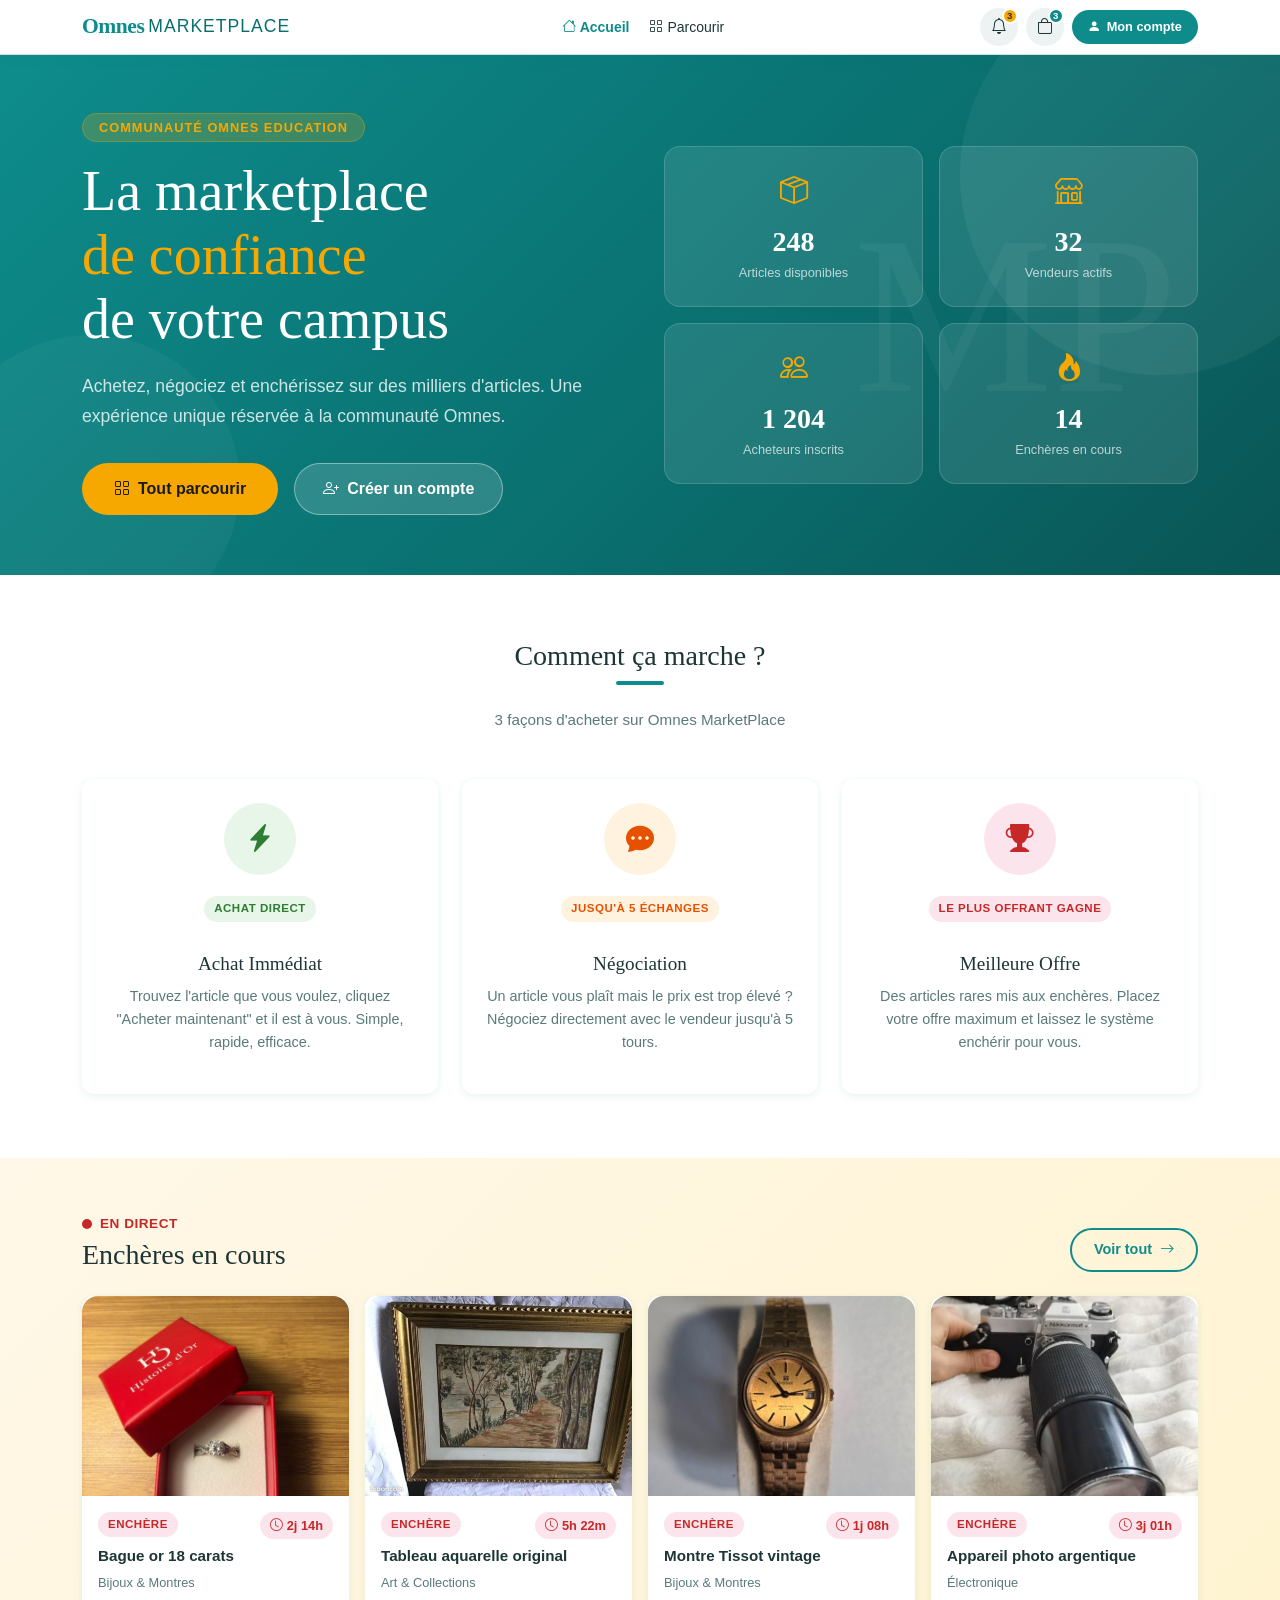
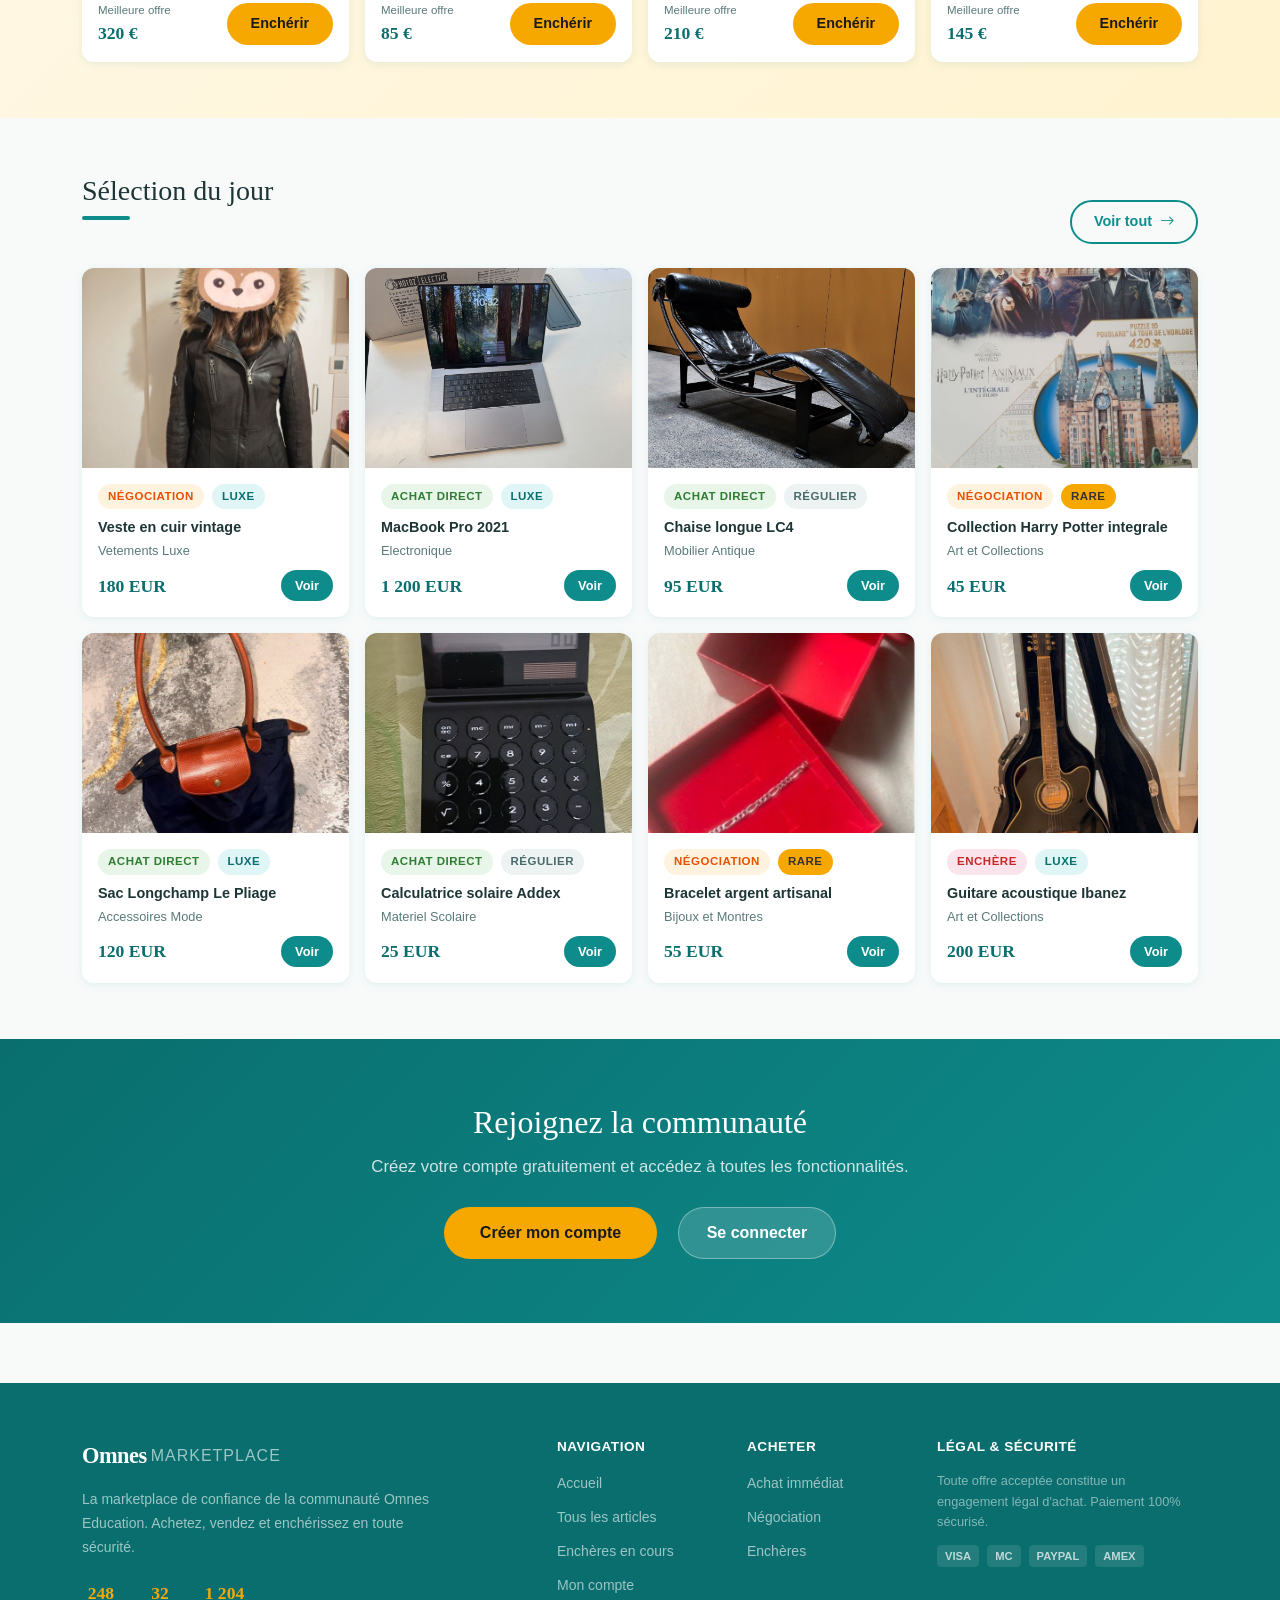
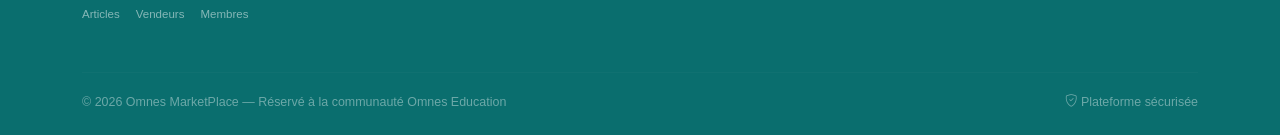
<file: Front/index.html>
<!DOCTYPE html>
<html lang="fr">
<head>
    <meta charset="UTF-8">
    <meta name="viewport" content="width=device-width, initial-scale=1.0">
    <title>Accueil — Omnes MarketPlace</title>

    <link href="https://cdn.jsdelivr.net/npm/bootstrap@5.3.3/dist/css/bootstrap.min.css" rel="stylesheet">
    <link href="https://cdn.jsdelivr.net/npm/bootstrap-icons@1.11.3/font/bootstrap-icons.css" rel="stylesheet">
    <link href="css/style.css" rel="stylesheet">
</head>
<body>

<script src="js/layout.js"></script>
<script>renderNavbar('home');</script>

<section style="background:linear-gradient(135deg,var(--primary) 0%,var(--primary-dark) 60%,#0a5555 100%);min-height:520px;display:flex;align-items:center;position:relative;overflow:hidden;">
    <div style="position:absolute;top:-80px;right:-80px;width:400px;height:400px;border-radius:50%;background:rgba(255,255,255,.05);pointer-events:none;"></div>
    <div style="position:absolute;bottom:-60px;left:-60px;width:300px;height:300px;border-radius:50%;background:rgba(255,255,255,.04);pointer-events:none;"></div>
    <div style="position:absolute;top:50%;right:8%;transform:translateY(-50%);font-size:14rem;opacity:.04;font-family:'Playfair Display',serif;color:white;line-height:1;pointer-events:none;">MP</div>

    <div class="container position-relative">
        <div class="row align-items-center g-5">
            <div class="col-lg-6 fade-in">
                <span style="background:rgba(247,168,0,.2);color:var(--accent);border:1px solid rgba(247,168,0,.3);padding:6px 16px;border-radius:50px;font-size:.8rem;font-weight:700;letter-spacing:1px;text-transform:uppercase;">
                    Communauté Omnes Education
                </span>
                <h1 style="font-size:3.5rem;color:white;line-height:1.15;margin-top:20px;margin-bottom:20px;">
                    La marketplace<br>
                    <span style="color:var(--accent);">de confiance</span><br>
                    de votre campus
                </h1>
                <p style="color:rgba(255,255,255,.8);font-size:1.1rem;line-height:1.7;margin-bottom:32px;">
                    Achetez, négociez et enchérissez sur des milliers d'articles. Une expérience unique réservée à la communauté Omnes.
                </p>
                <div class="d-flex flex-wrap gap-3">
                    <a href="articles.html" class="btn-accent btn" style="padding:14px 32px;font-size:1rem;border-radius:50px;">
                        <i class="bi bi-grid me-2"></i>Tout parcourir
                    </a>
                    <a href="register.html" class="btn" style="background:rgba(255,255,255,.15);border:1.5px solid rgba(255,255,255,.4);color:white;padding:13px 28px;border-radius:50px;font-weight:600;">
                        <i class="bi bi-person-plus me-2"></i>Créer un compte
                    </a>
                </div>
            </div>

            <div class="col-lg-6 fade-in stagger-2">
                <div class="row g-3">
                    <div class="col-6">
                        <div style="background:rgba(255,255,255,.1);backdrop-filter:blur(8px);border:1px solid rgba(255,255,255,.15);border-radius:16px;padding:24px 20px;text-align:center;">
                            <i class="bi bi-box-seam" style="font-size:1.75rem;color:var(--accent);display:block;margin-bottom:8px;"></i>
                            <div style="font-family:'Playfair Display',serif;font-size:1.75rem;font-weight:700;color:white;">248</div>
                            <div style="font-size:.8rem;color:rgba(255,255,255,.7);">Articles disponibles</div>
                        </div>
                    </div>
                    <div class="col-6">
                        <div style="background:rgba(255,255,255,.1);backdrop-filter:blur(8px);border:1px solid rgba(255,255,255,.15);border-radius:16px;padding:24px 20px;text-align:center;">
                            <i class="bi bi-shop" style="font-size:1.75rem;color:var(--accent);display:block;margin-bottom:8px;"></i>
                            <div style="font-family:'Playfair Display',serif;font-size:1.75rem;font-weight:700;color:white;">32</div>
                            <div style="font-size:.8rem;color:rgba(255,255,255,.7);">Vendeurs actifs</div>
                        </div>
                    </div>
                    <div class="col-6">
                        <div style="background:rgba(255,255,255,.1);backdrop-filter:blur(8px);border:1px solid rgba(255,255,255,.15);border-radius:16px;padding:24px 20px;text-align:center;">
                            <i class="bi bi-people" style="font-size:1.75rem;color:var(--accent);display:block;margin-bottom:8px;"></i>
                            <div style="font-family:'Playfair Display',serif;font-size:1.75rem;font-weight:700;color:white;">1 204</div>
                            <div style="font-size:.8rem;color:rgba(255,255,255,.7);">Acheteurs inscrits</div>
                        </div>
                    </div>
                    <div class="col-6">
                        <div style="background:rgba(255,255,255,.1);backdrop-filter:blur(8px);border:1px solid rgba(255,255,255,.15);border-radius:16px;padding:24px 20px;text-align:center;">
                            <i class="bi bi-fire" style="font-size:1.75rem;color:var(--accent);display:block;margin-bottom:8px;"></i>
                            <div style="font-family:'Playfair Display',serif;font-size:1.75rem;font-weight:700;color:white;">14</div>
                            <div style="font-size:.8rem;color:rgba(255,255,255,.7);">Enchères en cours</div>
                        </div>
                    </div>
                </div>
            </div>
        </div>
    </div>
</section>

<section class="py-5" style="background:white;">
    <div class="container py-3">
        <div class="text-center mb-5">
            <h2 class="section-title">Comment ça marche ?</h2>
            <div class="section-divider mx-auto"></div>
            <p class="section-subtitle">3 façons d'acheter sur Omnes MarketPlace</p>
        </div>

        <div class="row g-4">
            <div class="col-md-4 fade-in stagger-1">
                <div class="card-omnes p-4 h-100 text-center">
                    <div style="width:72px;height:72px;background:#e8f5e9;border-radius:50%;display:flex;align-items:center;justify-content:center;margin:0 auto 20px;">
                        <i class="bi bi-lightning-charge-fill" style="font-size:1.75rem;color:#2e7d32;"></i>
                    </div>
                    <span class="mode-badge badge-immediat mb-3">Achat direct</span>
                    <h3 style="font-size:1.2rem;margin:14px 0 10px;">Achat Immédiat</h3>
                    <p style="color:var(--text-muted);font-size:.9rem;line-height:1.6;">Trouvez l'article que vous voulez, cliquez "Acheter maintenant" et il est à vous. Simple, rapide, efficace.</p>
                </div>
            </div>

            <div class="col-md-4 fade-in stagger-2">
                <div class="card-omnes p-4 h-100 text-center">
                    <div style="width:72px;height:72px;background:#fff3e0;border-radius:50%;display:flex;align-items:center;justify-content:center;margin:0 auto 20px;">
                        <i class="bi bi-chat-dots-fill" style="font-size:1.75rem;color:#e65100;"></i>
                    </div>
                    <span class="mode-badge badge-negotiation mb-3">Jusqu'à 5 échanges</span>
                    <h3 style="font-size:1.2rem;margin:14px 0 10px;">Négociation</h3>
                    <p style="color:var(--text-muted);font-size:.9rem;line-height:1.6;">Un article vous plaît mais le prix est trop élevé ? Négociez directement avec le vendeur jusqu'à 5 tours.</p>
                </div>
            </div>

            <div class="col-md-4 fade-in stagger-3">
                <div class="card-omnes p-4 h-100 text-center">
                    <div style="width:72px;height:72px;background:#fce4ec;border-radius:50%;display:flex;align-items:center;justify-content:center;margin:0 auto 20px;">
                        <i class="bi bi-trophy-fill" style="font-size:1.75rem;color:#c62828;"></i>
                    </div>
                    <span class="mode-badge badge-enchere mb-3">Le plus offrant gagne</span>
                    <h3 style="font-size:1.2rem;margin:14px 0 10px;">Meilleure Offre</h3>
                    <p style="color:var(--text-muted);font-size:.9rem;line-height:1.6;">Des articles rares mis aux enchères. Placez votre offre maximum et laissez le système enchérir pour vous.</p>
                </div>
            </div>
        </div>
    </div>
</section>

<section class="py-5" style="background:linear-gradient(135deg,#fff8e8,#fff3d0);">
    <div class="container py-2">
        <div class="d-flex justify-content-between align-items-end mb-4">
            <div>
                <div class="d-flex align-items-center gap-2 mb-1">
                    <span style="background:#c62828;width:10px;height:10px;border-radius:50%;display:inline-block;animation:pulse 1.5s infinite;"></span>
                    <span style="color:#c62828;font-weight:700;font-size:.85rem;text-transform:uppercase;letter-spacing:.5px;">EN DIRECT</span>
                </div>
                <h2 class="section-title mb-0">Enchères en cours</h2>
            </div>
            <a href="articles.html" class="btn-outline-omnes">Voir tout <i class="bi bi-arrow-right ms-1"></i></a>
        </div>

        <div class="row g-3">

            <div class="col-md-6 col-xl-3 fade-in">
                <div class="card-omnes h-100">
                    <img src="images/bage_or.jpg" alt="Bague or 18 carats" style="width:100%;height:200px;object-fit:cover;border-top-left-radius:16px;border-top-right-radius:16px;">
                    <div class="p-3">
                        <div class="d-flex justify-content-between align-items-start mb-2">
                            <span class="mode-badge badge-enchere">Enchère</span>
                            <span class="countdown-badge"><i class="bi bi-clock"></i> 2j 14h</span>
                        </div>
                        <h6 style="font-weight:600;font-size:.95rem;">Bague or 18 carats</h6>
                        <p style="color:var(--text-muted);font-size:.8rem;margin-bottom:10px;">Bijoux &amp; Montres</p>
                        <div class="d-flex justify-content-between align-items-center">
                            <div>
                                <div style="font-size:.72rem;color:var(--text-muted);">Meilleure offre</div>
                                <div class="price-display price-sm">320 €</div>
                            </div>
                            <a href="auction.html?product=bague" class="btn btn-sm btn-accent" style="border-radius:50px;">Enchérir</a>
                        </div>
                    </div>
                </div>
            </div>

            <div class="col-md-6 col-xl-3 fade-in stagger-1">
                <div class="card-omnes h-100">
                    <img src="images/tableau_aquarelle.jpg" alt="Tableau aquarelle original" style="width:100%;height:200px;object-fit:cover;border-top-left-radius:16px;border-top-right-radius:16px;">
                    <div class="p-3">
                        <div class="d-flex justify-content-between align-items-start mb-2">
                            <span class="mode-badge badge-enchere">Enchère</span>
                            <span class="countdown-badge"><i class="bi bi-clock"></i> 5h 22m</span>
                        </div>
                        <h6 style="font-weight:600;font-size:.95rem;">Tableau aquarelle original</h6>
                        <p style="color:var(--text-muted);font-size:.8rem;margin-bottom:10px;">Art &amp; Collections</p>
                        <div class="d-flex justify-content-between align-items-center">
                            <div>
                                <div style="font-size:.72rem;color:var(--text-muted);">Meilleure offre</div>
                                <div class="price-display price-sm">85 €</div>
                            </div>
                            <a href="auction.html?product=tableau" class="btn btn-sm btn-accent" style="border-radius:50px;">Enchérir</a>
                        </div>
                    </div>
                </div>
            </div>

            <div class="col-md-6 col-xl-3 fade-in stagger-2">
                <div class="card-omnes h-100">
                    <img src="images/montre_tissot.jpg" alt="Montre Tissot vintage" style="width:100%;height:200px;object-fit:cover;border-top-left-radius:16px;border-top-right-radius:16px;">
                    <div class="p-3">
                        <div class="d-flex justify-content-between align-items-start mb-2">
                            <span class="mode-badge badge-enchere">Enchère</span>
                            <span class="countdown-badge"><i class="bi bi-clock"></i> 1j 08h</span>
                        </div>
                        <h6 style="font-weight:600;font-size:.95rem;">Montre Tissot vintage</h6>
                        <p style="color:var(--text-muted);font-size:.8rem;margin-bottom:10px;">Bijoux &amp; Montres</p>
                        <div class="d-flex justify-content-between align-items-center">
                            <div>
                                <div style="font-size:.72rem;color:var(--text-muted);">Meilleure offre</div>
                                <div class="price-display price-sm">210 €</div>
                            </div>
                            <a href="auction.html?product=montre" class="btn btn-sm btn-accent" style="border-radius:50px;">Enchérir</a>
                        </div>
                    </div>
                </div>
            </div>

            <div class="col-md-6 col-xl-3 fade-in stagger-3">
                <div class="card-omnes h-100">
                    <img src="images/appreil_photo_nikon.jpg" alt="Appareil photo argentique" style="width:100%;height:200px;object-fit:cover;border-top-left-radius:16px;border-top-right-radius:16px;">
                    <div class="p-3">
                        <div class="d-flex justify-content-between align-items-start mb-2">
                            <span class="mode-badge badge-enchere">Enchère</span>
                            <span class="countdown-badge"><i class="bi bi-clock"></i> 3j 01h</span>
                        </div>
                        <h6 style="font-weight:600;font-size:.95rem;">Appareil photo argentique</h6>
                        <p style="color:var(--text-muted);font-size:.8rem;margin-bottom:10px;">Électronique</p>
                        <div class="d-flex justify-content-between align-items-center">
                            <div>
                                <div style="font-size:.72rem;color:var(--text-muted);">Meilleure offre</div>
                                <div class="price-display price-sm">145 €</div>
                            </div>
                            <a href="auction.html?product=appareil" class="btn btn-sm btn-accent" style="border-radius:50px;">Enchérir</a>
                        </div>
                    </div>
                </div>
            </div>

        </div>
    </div>
</section>

<section class="py-5">
    <div class="container py-2">
        <div class="d-flex justify-content-between align-items-end mb-4">
            <div>
                <h2 class="section-title mb-1">Sélection du jour</h2>
                <div class="section-divider"></div>
            </div>
            <a href="articles.html" class="btn-outline-omnes">Voir tout <i class="bi bi-arrow-right ms-1"></i></a>
        </div>

        <div class="row g-3" id="selectionGrid"></div>
    </div>
</section>

<section class="py-5" style="background:linear-gradient(135deg,var(--primary-dark),var(--primary));">
    <div class="container text-center py-3">
        <h2 style="font-family:'Playfair Display',serif;color:white;font-size:2rem;margin-bottom:12px;">Rejoignez la communauté</h2>
        <p style="color:rgba(255,255,255,.8);font-size:1.05rem;margin-bottom:28px;">Créez votre compte gratuitement et accédez à toutes les fonctionnalités.</p>
        <a href="register.html" class="btn-accent btn me-3" style="padding:14px 36px;font-size:1rem;border-radius:50px;">Créer mon compte</a>
        <a href="login.html" class="btn" style="background:rgba(255,255,255,.15);border:1.5px solid rgba(255,255,255,.35);color:white;padding:13px 28px;border-radius:50px;font-weight:600;">Se connecter</a>
    </div>
</section>

<script src="js/articles-data.js"></script>
<script>
const modeLabels = { immediat:' Achat direct', negotiation:' Négociation', enchere:' Enchère' };
const typeLabels  = { haute_gamme:' Luxe', rare:' Rare', regulier:'Régulier' };
const grid = document.getElementById('selectionGrid');

ARTICLES_DB.slice(0, 8).forEach((a, i) => {
    const [c1, c2] = a.couleurFond;
    const detailUrl = `article-detail.html?id=${a.id}`;

    const imageHTML = a.img
        ? `<img src="${a.img}" alt="${a.nom}" style="width:100%;height:200px;object-fit:cover;">`
        : `<div style="height:200px;background:linear-gradient(135deg,${c1},${c2});display:flex;flex-direction:column;align-items:center;justify-content:center;gap:8px;padding:12px;">
               <i class="bi bi-camera" style="font-size:1.8rem;color:rgba(255,255,255,.4);"></i>
               <span style="color:rgba(255,255,255,.75);font-size:.78rem;font-weight:600;text-align:center;line-height:1.3;">${a.nom}</span>
               <span style="color:rgba(255,255,255,.4);font-size:.68rem;">${a.cat}</span>
           </div>`;

    grid.innerHTML += `
    <div class="col-6 col-md-4 col-xl-3 fade-in stagger-${(i % 4) + 1}">
        <div class="card-omnes h-100">
            <a href="${detailUrl}" style="text-decoration:none;">${imageHTML}</a>
            <div class="p-3">
                <div class="d-flex gap-2 mb-2 flex-wrap">
                    <span class="mode-badge badge-${a.mode}">${modeLabels[a.mode]}</span>
                    <span class="mode-badge badge-${a.type}">${typeLabels[a.type]}</span>
                </div>
                <a href="${detailUrl}" style="text-decoration:none;color:var(--text);">
                    <h6 style="font-weight:600;font-size:.9rem;line-height:1.4;margin-bottom:4px;">${a.nom}</h6>
                </a>
                <p style="color:var(--text-muted);font-size:.8rem;margin-bottom:10px;">${a.cat}</p>
                <div class="d-flex justify-content-between align-items-center">
                    <span class="price-display price-sm">${a.prixAffiche}</span>
                    <a href="${detailUrl}" class="btn btn-sm btn-primary-omnes" style="padding:6px 14px;font-size:.8rem;">Voir</a>
                </div>
            </div>
        </div>
    </div>`;
});
</script>

<script>renderFooter();</script>
</body>
</html>
</file>
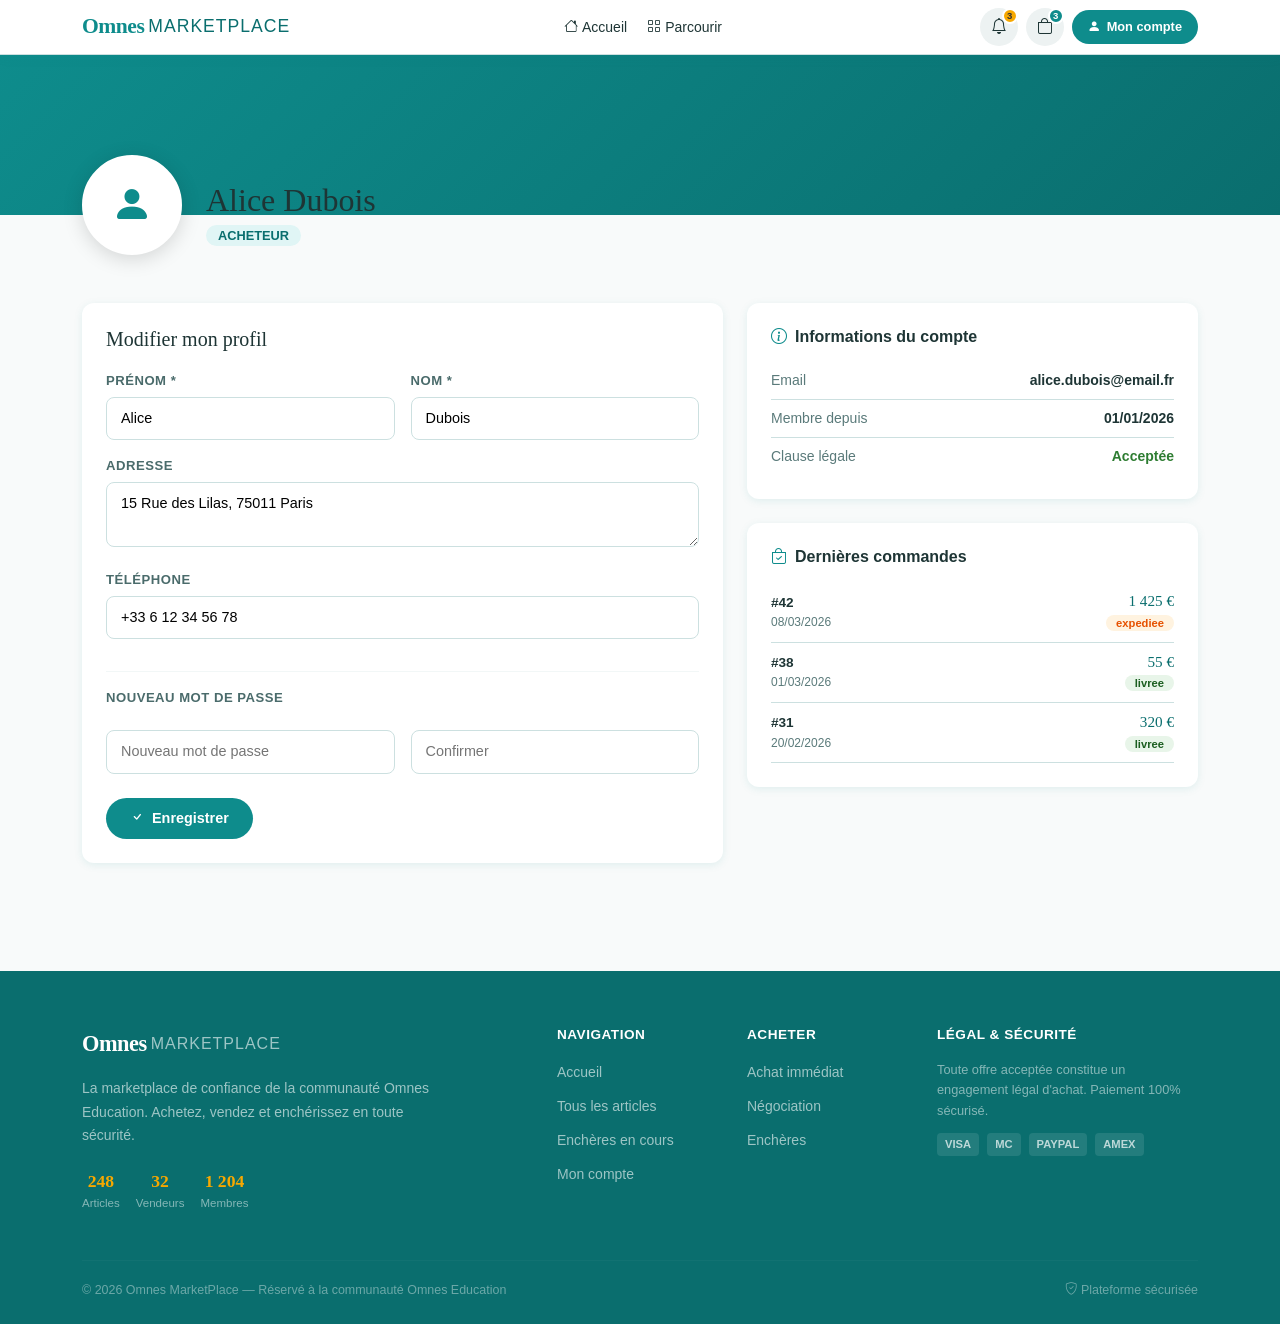
<file: Front/account.html>
<!DOCTYPE html>
<html lang="fr">
<head>
    <!-- 
         account.html — Page Mon Compte
         Profil utilisateur avec formulaire de modification,
         informations du compte et historique des commandes.
     -->
    <meta charset="UTF-8">
    <meta name="viewport" content="width=device-width, initial-scale=1.0">
    <title>Mon Compte — Omnes MarketPlace</title>
    <link href="https://cdn.jsdelivr.net/npm/bootstrap@5.3.3/dist/css/bootstrap.min.css" rel="stylesheet">
    <link href="https://cdn.jsdelivr.net/npm/bootstrap-icons@1.11.3/font/bootstrap-icons.css" rel="stylesheet">
    <link href="css/style.css" rel="stylesheet">
</head>
<body>

<!-- Navbar partagée -->
<script src="js/layout.js"></script>
<script>renderNavbar('');</script>

<!-- 
     EN-TÊTE PROFIL
     Bandeau coloré avec avatar initiales + nom + rôle.
 -->
<!-- Bandeau de couleur en arrière-plan du profil -->
<div style="height:160px;background:linear-gradient(135deg,var(--primary),var(--primary-dark));"></div>

<div class="container" style="margin-top:-60px;position:relative;z-index:1;">
    <!-- Avatar + Nom + Badge rôle (superposés sur le bandeau) -->
    <div class="d-flex align-items-end gap-4 mb-5">
        <!-- Avatar circulaire avec icône personne -->
        <div style="width:100px;height:100px;border-radius:50%;background:white;box-shadow:0 4px 20px rgba(0,0,0,.15);display:flex;align-items:center;justify-content:center;border:4px solid white;flex-shrink:0;">
            <i class="bi bi-person-fill" style="font-size:2.5rem;color:var(--primary);"></i>
        </div>
        <div class="pb-2">
            <!-- Nom complet de l'utilisateur -->
            <h2 style="font-family:'Playfair Display',serif;margin-bottom:4px;">Alice Dubois</h2>
            <!-- Badge rôle : Acheteur / Vendeur / Admin -->
            <span style="background:var(--primary-pale);color:var(--primary-dark);padding:3px 12px;border-radius:50px;font-size:.8rem;font-weight:700;text-transform:uppercase;"> Acheteur</span>
        </div>
    </div>

    <div class="row g-4">

        <!--  FORMULAIRE DE MODIFICATION DU PROFIL  -->
        <div class="col-lg-7">
            <div class="card-omnes p-4">
                <h5 style="font-family:'Playfair Display',serif;margin-bottom:20px;">Modifier mon profil</h5>
                <div class="row g-3">
                    <!-- Prénom et Nom -->
                    <div class="col-6">
                        <label class="form-label-omnes">Prénom *</label>
                        <input type="text" class="form-control-omnes" value="Alice">
                    </div>
                    <div class="col-6">
                        <label class="form-label-omnes">Nom *</label>
                        <input type="text" class="form-control-omnes" value="Dubois">
                    </div>
                    <!-- Adresse de livraison -->
                    <div class="col-12">
                        <label class="form-label-omnes">Adresse</label>
                        <textarea class="form-control-omnes" rows="2">15 Rue des Lilas, 75011 Paris</textarea>
                    </div>
                    <!-- Téléphone -->
                    <div class="col-12">
                        <label class="form-label-omnes">Téléphone</label>
                        <input type="tel" class="form-control-omnes" value="+33 6 12 34 56 78">
                    </div>

                    <!-- Séparateur section mot de passe -->
                    <div class="col-12">
                        <hr style="border-color:var(--border);">
                        <label class="form-label-omnes">Nouveau mot de passe</label>
                    </div>
                    <!-- Champs mot de passe + confirmation -->
                    <div class="col-6">
                        <input type="password" class="form-control-omnes" placeholder="Nouveau mot de passe">
                    </div>
                    <div class="col-6">
                        <input type="password" class="form-control-omnes" placeholder="Confirmer">
                    </div>
                </div>
                <!-- Bouton enregistrement (feedback visuel au clic) -->
                <button onclick="saveProfile()" class="btn-primary-omnes btn mt-4 px-4">
                    <i class="bi bi-check me-2"></i>Enregistrer
                </button>
            </div>
        </div>

        <!--  INFOS COMPTE + HISTORIQUE COMMANDES  -->
        <div class="col-lg-5">

            <!-- Informations du compte -->
            <div class="card-omnes p-4 mb-4">
                <h6 style="font-weight:700;margin-bottom:16px;">
                    <i class="bi bi-info-circle me-2" style="color:var(--primary);"></i>Informations du compte
                </h6>
                <div style="font-size:.875rem;">
                    <!-- Email de connexion -->
                    <div class="d-flex justify-content-between py-2" style="border-bottom:1px solid var(--border);">
                        <span style="color:var(--text-muted);">Email</span>
                        <strong>alice.dubois@email.fr</strong>
                    </div>
                    <!-- Date d'inscription -->
                    <div class="d-flex justify-content-between py-2" style="border-bottom:1px solid var(--border);">
                        <span style="color:var(--text-muted);">Membre depuis</span>
                        <strong>01/01/2026</strong>
                    </div>
                    <!-- Clause légale acceptée ou non -->
                    <div class="d-flex justify-content-between py-2">
                        <span style="color:var(--text-muted);">Clause légale</span>
                        <strong style="color:#2e7d32;"> Acceptée</strong>
                    </div>
                </div>
            </div>

            <!-- Historique des dernières commandes -->
            <div class="card-omnes p-4">
                <h6 style="font-weight:700;margin-bottom:16px;">
                    <i class="bi bi-bag-check me-2" style="color:var(--primary);"></i>Dernières commandes
                </h6>
                <!-- Rempli dynamiquement par JS -->
                <div id="orderList"></div>
            </div>
        </div>
    </div>
</div>

<div class="mt-5"></div>

<!-- 
     SCRIPTS : Commandes + Sauvegarde profil
 -->
<script>
/**
 * Historique des 3 dernières commandes.
 * statusColor : [couleur de fond, couleur du texte] du badge statut.
 */
const orders = [
    {id:42, montant:'1 425 €', date:'08/03/2026', status:'expediee', statusColor:['#fff3e0','#e65100']},
    {id:38, montant:'55 €',    date:'01/03/2026', status:'livree',   statusColor:['#e8f5e9','#1b5e20']},
    {id:31, montant:'320 €',   date:'20/02/2026', status:'livree',   statusColor:['#e8f5e9','#1b5e20']},
];

/* Génération des lignes de commande */
const list = document.getElementById('orderList');
orders.forEach(o => {
    list.innerHTML += `
    <div class="d-flex justify-content-between align-items-center py-2 border-bottom" style="border-color:var(--border)!important;font-size:.85rem;">
        <div>
            <div style="font-weight:600;">#${o.id}</div>
            <div style="color:var(--text-muted);font-size:.75rem;">${o.date}</div>
        </div>
        <div class="text-end">
            <div class="price-display" style="font-size:.95rem;">${o.montant}</div>
            <!-- Badge statut de la commande -->
            <span style="background:${o.statusColor[0]};color:${o.statusColor[1]};padding:2px 10px;border-radius:50px;font-size:.7rem;font-weight:700;">${o.status}</span>
        </div>
    </div>`;
});

/**
 * saveProfile() — Feedback visuel après enregistrement du profil.
 * Le bouton devient vert pendant 2 secondes puis revient à son état initial.
 * En production : appeler PATCH /api/users/me avec les nouvelles données.
 */
function saveProfile() {
    const btn = event.target;
    btn.innerHTML = '<i class="bi bi-check-circle me-2"></i>Sauvegardé !';
    btn.style.background = '#4caf50';
    setTimeout(() => {
        btn.innerHTML = '<i class="bi bi-check me-2"></i>Enregistrer';
        btn.style.background = '';
    }, 2000);
}
</script>

<!-- Footer partagé -->
<script>renderFooter();</script>
</body>
</html>
</file>
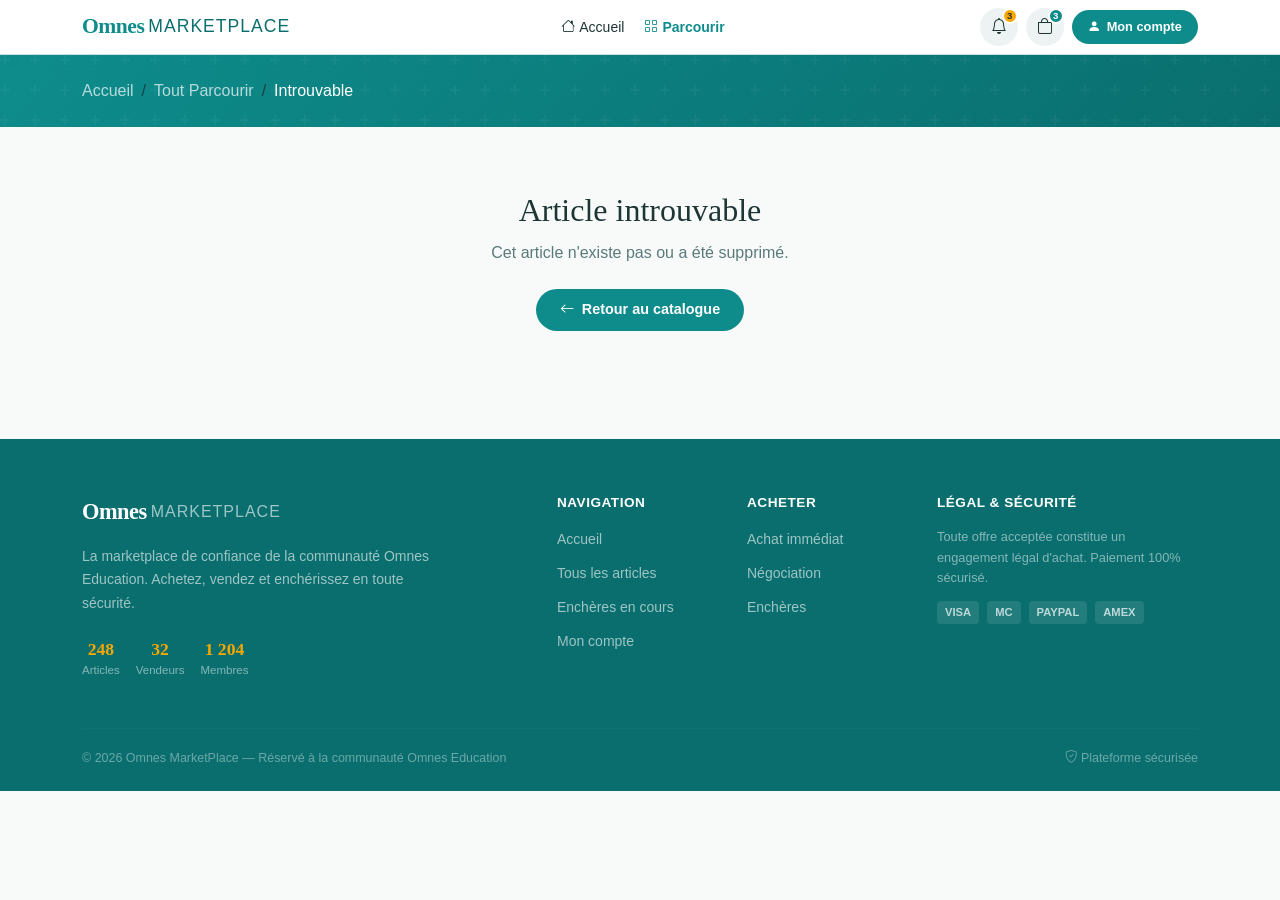
<file: Front/article-detail.html>
<!DOCTYPE html>
<html lang="fr">
<head>
    <!-- 
         article-detail.html — Fiche produit dynamique
         Lit l'identifiant du produit dans l'URL : ?id=X
         et affiche les données correspondantes.
         Ex : article-detail.html?id=1  → Veste en cuir
              article-detail.html?id=2  → MacBook Pro
     -->
    <meta charset="UTF-8">
    <meta name="viewport" content="width=device-width, initial-scale=1.0">
    <!-- Le titre sera mis à jour dynamiquement par JS -->
    <title>Article — Omnes MarketPlace</title>

    <link href="https://cdn.jsdelivr.net/npm/bootstrap@5.3.3/dist/css/bootstrap.min.css" rel="stylesheet">
    <link href="https://cdn.jsdelivr.net/npm/bootstrap-icons@1.11.3/font/bootstrap-icons.css" rel="stylesheet">
    <link href="css/style.css" rel="stylesheet">
</head>
<body>

<!-- Navbar partagée -->
<script src="js/layout.js"></script>
<!-- Base de données des articles (partagée avec articles.html) -->
<script src="js/articles-data.js"></script>
<script>renderNavbar('articles');</script>

<!-- 
     BANDEAU DE PAGE — mis à jour dynamiquement
 -->
<div class="page-hero py-4">
    <div class="container">
        <nav aria-label="breadcrumb">
            <ol class="breadcrumb" style="background:none;padding:0;margin:0;">
                <li class="breadcrumb-item"><a href="index.html" style="color:rgba(255,255,255,.7);text-decoration:none;">Accueil</a></li>
                <li class="breadcrumb-item"><a href="articles.html" style="color:rgba(255,255,255,.7);text-decoration:none;">Tout Parcourir</a></li>
                <!-- Nom de l'article injecté dynamiquement par JS -->
                <li class="breadcrumb-item active" style="color:white;" id="breadcrumbTitle">Chargement...</li>
            </ol>
        </nav>
    </div>
</div>

<!-- 
     CONTENU PRINCIPAL — injecté par JS
 -->
<div class="container py-5" id="mainContent">
    <!-- Spinner de chargement initial -->
    <div class="text-center py-5">
        <div class="spinner-border" style="color:var(--primary);" role="status"></div>
        <p style="color:var(--text-muted);margin-top:16px;">Chargement de l'article...</p>
    </div>
</div>

<!-- 
     PAGE 404 — affichée si l'article n'existe pas
 -->
<div class="container py-5 text-center" id="notFoundContent" style="display:none;">
    <div style="font-size:4rem;margin-bottom:16px;"></div>
    <h2 style="font-family:'Playfair Display',serif;margin-bottom:12px;">Article introuvable</h2>
    <p style="color:var(--text-muted);margin-bottom:24px;">Cet article n'existe pas ou a été supprimé.</p>
    <a href="articles.html" class="btn-primary-omnes btn px-4">
        <i class="bi bi-arrow-left me-2"></i>Retour au catalogue
    </a>
</div>

<script>
/**
 * 
 * SCRIPT PRINCIPAL — Fiche produit dynamique
 *
 * Fonctionnement :
 * 1. Lit le paramètre "id" dans l'URL (?id=X)
 * 2. Cherche l'article dans ARTICLES_DB (articles-data.js)
 * 3. Injecte tout le HTML de la page selon les données trouvées
 * 4. Si article non trouvé → affiche la page 404
 * 
 */

/*  Étape 1 : Récupération de l'id dans l'URL  */
const params    = new URLSearchParams(window.location.search);
const articleId = params.get('id');

/*  Étape 2 : Recherche dans la base de données  */
const article = getArticleById(articleId);

if (!article) {
    /* Article non trouvé → affichage de la page 404 */
    document.getElementById('mainContent').style.display     = 'none';
    document.getElementById('notFoundContent').style.display = 'block';
    document.getElementById('breadcrumbTitle').textContent    = 'Introuvable';

} else {
    /*  Article trouvé → construction de la page  */

    /* Mise à jour du titre de l'onglet */
    document.title = article.nom + ' — Omnes MarketPlace';

    /* Mise à jour du fil d'Ariane */
    document.getElementById('breadcrumbTitle').textContent = article.nom;

    /**
     * buildImageHTML(height, label)
     * Génère le HTML d'une image ou d'un placeholder.
     * Si article.img est renseigné → <img> réelle
     * Sinon → bloc coloré avec nom + icône caméra
     */
    function buildImageHTML(height, label) {
        if (article.img) {
            return `<img src="${article.img}" alt="${article.nom}"
                         style="width:100%;height:${height};object-fit:cover;">`;
        }
        const [c1, c2] = article.couleurFond;
        return `<div style="height:${height};background:linear-gradient(135deg,${c1},${c2});
                    display:flex;flex-direction:column;align-items:center;justify-content:center;gap:10px;padding:16px;">
                    <i class="bi bi-camera" style="font-size:2.5rem;color:rgba(255,255,255,.4);"></i>
                    <span style="color:rgba(255,255,255,.75);font-size:.9rem;font-weight:600;text-align:center;line-height:1.3;">${label}</span>
                    <span style="color:rgba(255,255,255,.4);font-size:.72rem;">${article.cat}</span>
                </div>`;
    }

    /*  Badges de mode et type  */
    const modeBadgeMap = {
        immediat:    { label:' Achat immédiat',             cls:'badge-immediat'    },
        negotiation: { label:' Négociation vendeur-client', cls:'badge-negotiation' },
        enchere:     { label:' Enchère',                    cls:'badge-enchere'     },
    };
    const typeBadgeMap = {
        haute_gamme: { label:' Haute gamme', cls:'badge-haute_gamme' },
        rare:        { label:' Article rare', cls:'badge-rare'       },
        regulier:    { label:' Régulier',     cls:'badge-regulier'   },
    };
    const modeBadge = modeBadgeMap[article.mode] || { label: article.mode, cls: '' };
    const typeBadge = typeBadgeMap[article.type] || { label: article.type, cls: '' };

    /**
     * buildCTA()
     * Génère le bloc d'action selon le mode de vente :
     * - immediat    → bouton "Ajouter au panier"
     * - negotiation → formulaire d'offre → negotiation.html
     * - enchere     → bouton → auction.html
     */
    function buildCTA() {
        if (article.mode === 'immediat') {
            return `
            <div class="card-omnes p-4">
                <h6 style="font-weight:700;margin-bottom:6px;">Achat immédiat</h6>
                <p style="color:var(--text-muted);font-size:.85rem;margin-bottom:16px;">
                    Cliquez pour ajouter cet article à votre panier et procéder au paiement.
                </p>
                <a href="cart.html" class="btn btn-primary-omnes w-100 py-3"
                   style="font-size:.95rem;border-radius:var(--radius);text-decoration:none;display:block;text-align:center;">
                    <i class="bi bi-bag-plus me-2"></i>Ajouter au panier — ${article.prixAffiche}
                </a>
            </div>`;
        }
        if (article.mode === 'negotiation') {
            return `
            <div class="card-omnes p-4">
                <h6 style="font-weight:700;margin-bottom:6px;">Faire une offre</h6>
                <p style="color:var(--text-muted);font-size:.85rem;margin-bottom:16px;">
                    Proposez votre prix. Vous pouvez négocier jusqu'à 5 tours. Toute offre acceptée est un engagement d'achat.
                </p>
                <div class="input-group mb-2">
                    <span class="input-group-text" style="background:white;border:1.5px solid var(--border);">€</span>
                    <input type="number" class="form-control form-control-omnes"
                           placeholder="Votre offre (ex: ${Math.round(article.prix * 0.85)})"
                           id="offerInput" style="border-left:none;">
                    <button onclick="goToNegotiation()" class="btn btn-primary-omnes"
                            style="border-radius:0 var(--radius-sm) var(--radius-sm) 0;">Proposer</button>
                </div>
                <small style="color:var(--text-muted);font-size:.8rem;">
                    <i class="bi bi-info-circle me-1"></i>Tour 1/5
                </small>
            </div>`;
        }
        if (article.mode === 'enchere') {
            return `
            <div class="card-omnes p-4">
                <h6 style="font-weight:700;margin-bottom:6px;">Participer à l'enchère</h6>
                <p style="color:var(--text-muted);font-size:.85rem;margin-bottom:16px;">
                    Placez votre offre maximum. Le système enchérira automatiquement pour vous.
                </p>
                <a href="auction.html?id=${article.id}" class="btn btn-accent w-100 py-3"
                   style="font-size:.95rem;border-radius:var(--radius);text-decoration:none;display:block;text-align:center;font-weight:700;">
                    <i class="bi bi-trophy me-2"></i>Voir l'enchère et enchérir
                </a>
            </div>`;
        }
        return '';
    }

    /*  Étape 3 : Injection du HTML complet  */
    document.getElementById('mainContent').innerHTML = `
    <div class="row g-5">

        <!--  GALERIE PHOTOS  -->
        <div class="col-lg-6">
            <div id="photoCarousel" class="carousel slide" data-bs-ride="false">
                <div class="carousel-inner" style="border-radius:var(--radius-lg);overflow:hidden;box-shadow:var(--shadow-lg);">
                    <div class="carousel-item active">
                        ${buildImageHTML('420px', article.nom)}
                    </div>
                    <div class="carousel-item">
                        ${buildImageHTML('420px', article.nom + ' — Détail')}
                    </div>
                    <div class="carousel-item">
                        ${buildImageHTML('420px', article.nom + ' — Vue 3')}
                    </div>
                </div>
                <button class="carousel-control-prev" type="button" data-bs-target="#photoCarousel" data-bs-slide="prev">
                    <span class="carousel-control-prev-icon"></span>
                </button>
                <button class="carousel-control-next" type="button" data-bs-target="#photoCarousel" data-bs-slide="next">
                    <span class="carousel-control-next-icon"></span>
                </button>
            </div>

            <!-- Miniatures -->
            <div class="d-flex gap-2 mt-3">
                ${[0,1,2].map(i => `
                <div style="width:64px;height:64px;border-radius:8px;border:2px solid ${i===0?'var(--primary)':'transparent'};
                            overflow:hidden;cursor:pointer;${i>0?'opacity:.6':''};"
                     onclick="jumpToSlide(${i})" id="thumb-${i}">
                    ${buildImageHTML('64px', '')}
                </div>`).join('')}
            </div>
        </div>

        <!--  INFORMATIONS PRODUIT  -->
        <div class="col-lg-6">

            <!-- Badges mode + type -->
            <div class="d-flex flex-wrap gap-2 mb-3">
                <span class="mode-badge ${modeBadge.cls}" style="font-size:.8rem;padding:6px 14px;">${modeBadge.label}</span>
                <span class="mode-badge ${typeBadge.cls}" style="font-size:.8rem;padding:6px 14px;">${typeBadge.label}</span>
            </div>

            <!-- Titre -->
            <h1 style="font-size:1.9rem;line-height:1.3;margin-bottom:12px;">${article.nom}</h1>

            <!-- Métadonnées -->
            <p style="color:var(--text-muted);font-size:.875rem;margin-bottom:20px;">
                <i class="bi bi-tag me-1"></i>${article.cat}
                &nbsp;·&nbsp;
                <i class="bi bi-person me-1"></i>Vendu par <strong>${article.vendeur}</strong>
                &nbsp;·&nbsp;
                <i class="bi bi-calendar me-1"></i>${article.date}
            </p>

            <!-- Prix -->
            <div style="background:var(--gray-50);border-radius:var(--radius);padding:20px 24px;margin-bottom:24px;">
                <div style="font-size:.75rem;color:var(--text-muted);text-transform:uppercase;letter-spacing:.4px;margin-bottom:4px;">
                    ${article.mode === 'negotiation' ? 'Prix vendeur (négociable)' :
                      article.mode === 'enchere'     ? 'Prix de départ' : 'Prix'}
                </div>
                <div class="price-display price-lg">${article.prixAffiche}</div>
            </div>

            <!-- Description -->
            <div class="mb-3">
                <h6 style="font-weight:700;font-size:.85rem;text-transform:uppercase;letter-spacing:.4px;margin-bottom:8px;">Description</h6>
                <p style="color:var(--text-muted);font-size:.9rem;line-height:1.7;">${article.description}</p>
            </div>

            <!-- Défauts -->
            ${article.defauts === 'Aucun défaut apparent.' || article.defauts === 'Aucun défaut notable.'
                ? `<div class="mb-4" style="background:#e8f5e9;border-radius:var(--radius-sm);padding:14px 16px;border-left:4px solid #4caf50;">
                       <h6 style="font-weight:700;color:#2e7d32;margin-bottom:0;font-size:.82rem;">
                           <i class="bi bi-check-circle me-2"></i>${article.defauts}
                       </h6>
                   </div>`
                : `<div class="mb-4" style="background:#fff8e1;border-radius:var(--radius-sm);padding:14px 16px;border-left:4px solid var(--accent);">
                       <h6 style="font-weight:700;color:#856404;margin-bottom:6px;font-size:.82rem;">
                           <i class="bi bi-exclamation-triangle me-2"></i>Défauts signalés
                       </h6>
                       <p style="color:#856404;font-size:.875rem;margin:0;">${article.defauts}</p>
                   </div>`
            }

            <!-- CTA selon le mode -->
            ${buildCTA()}
        </div>
    </div>`;
}

/**
 * jumpToSlide(index) — Navigation manuelle vers une slide du carrousel.
 * Met à jour la bordure de la miniature active.
 */
function jumpToSlide(index) {
    const carousel = bootstrap.Carousel.getOrCreateInstance(document.getElementById('photoCarousel'));
    carousel.to(index);
    [0,1,2].forEach(i => {
        const t = document.getElementById('thumb-' + i);
        if (t) {
            t.style.borderColor = (i === index) ? 'var(--primary)' : 'transparent';
            t.style.opacity     = (i === index) ? '1' : '0.6';
        }
    });
}

/**
 * goToNegotiation() — Redirige vers negotiation.html avec l'id + l'offre.
 * Ex : negotiation.html?id=1&offer=150
 */
function goToNegotiation() {
    const offer = document.getElementById('offerInput')?.value;
    if (!offer) { alert('Veuillez saisir un montant.'); return; }
    window.location = `negotiation.html?id=${article?.id}&offer=${offer}`;
}
</script>

<!-- Footer partagé -->
<script>renderFooter();</script>
</body>
</html>
</file>
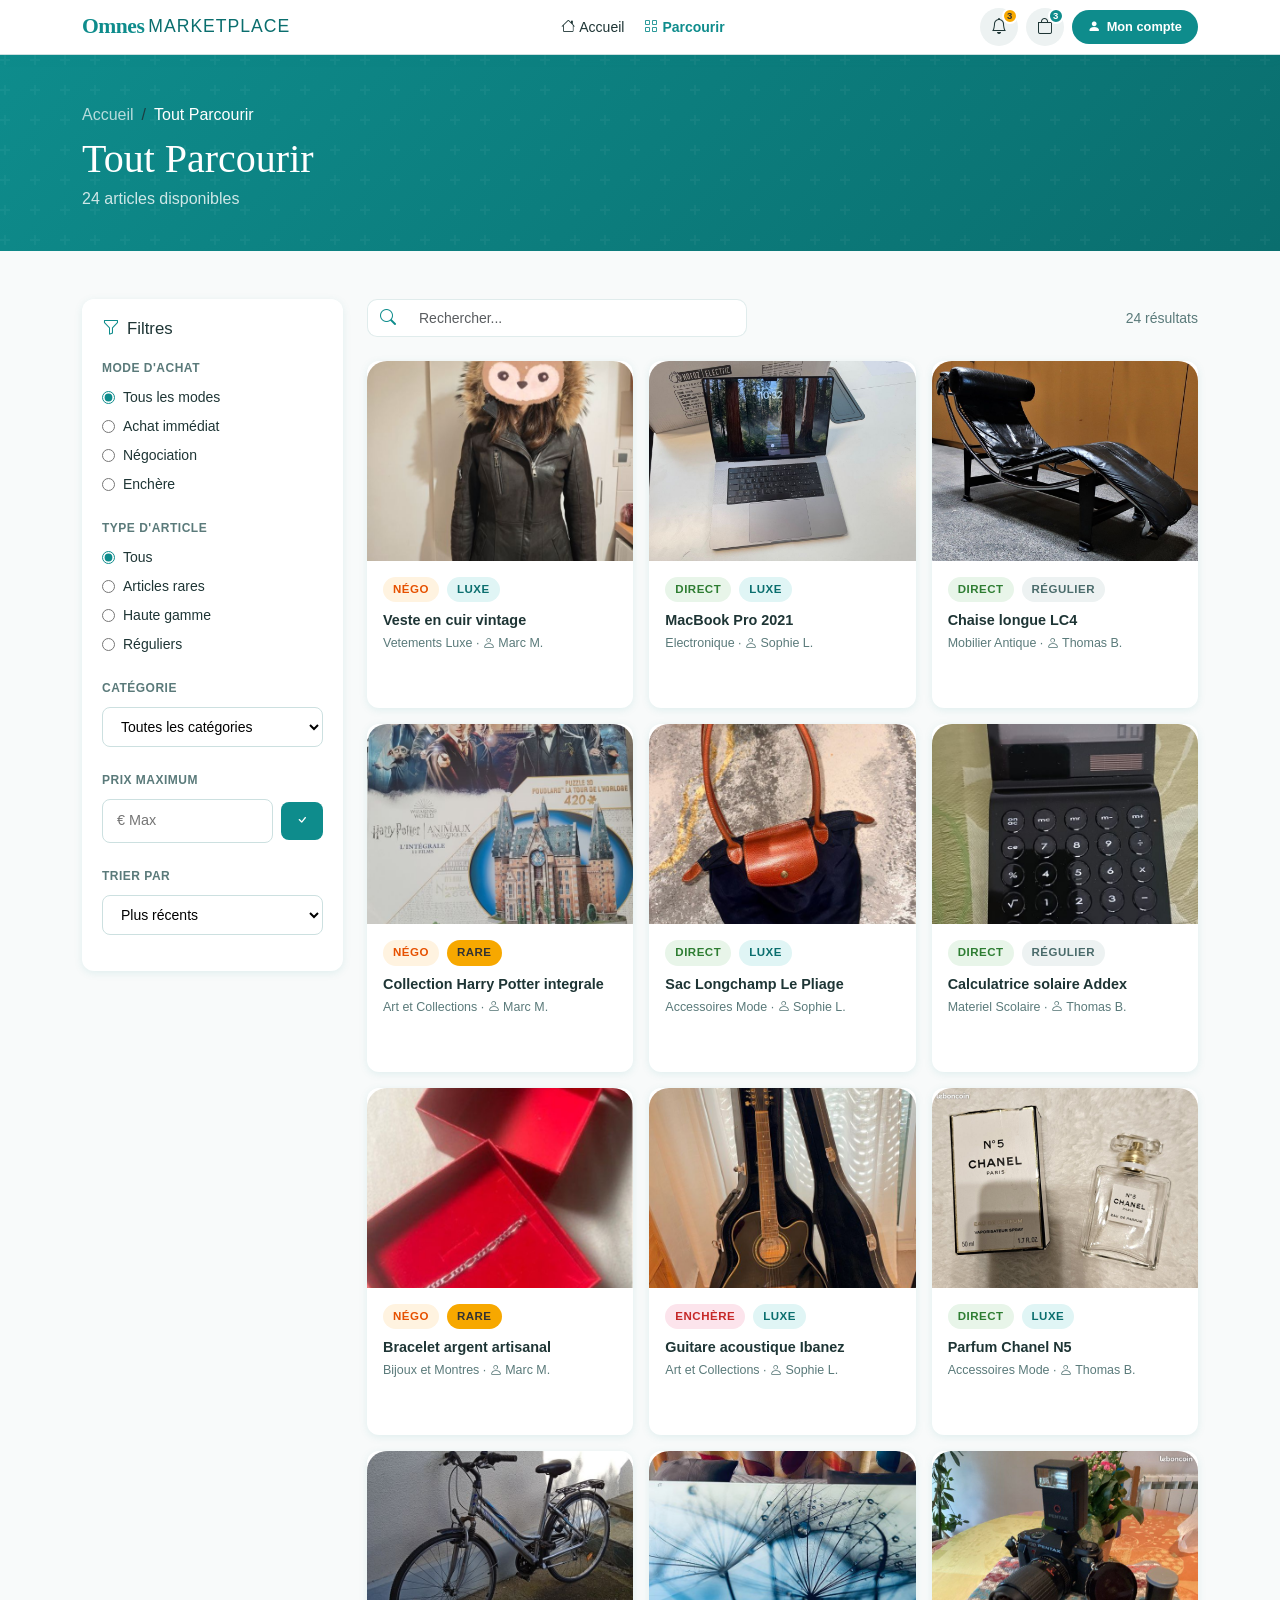
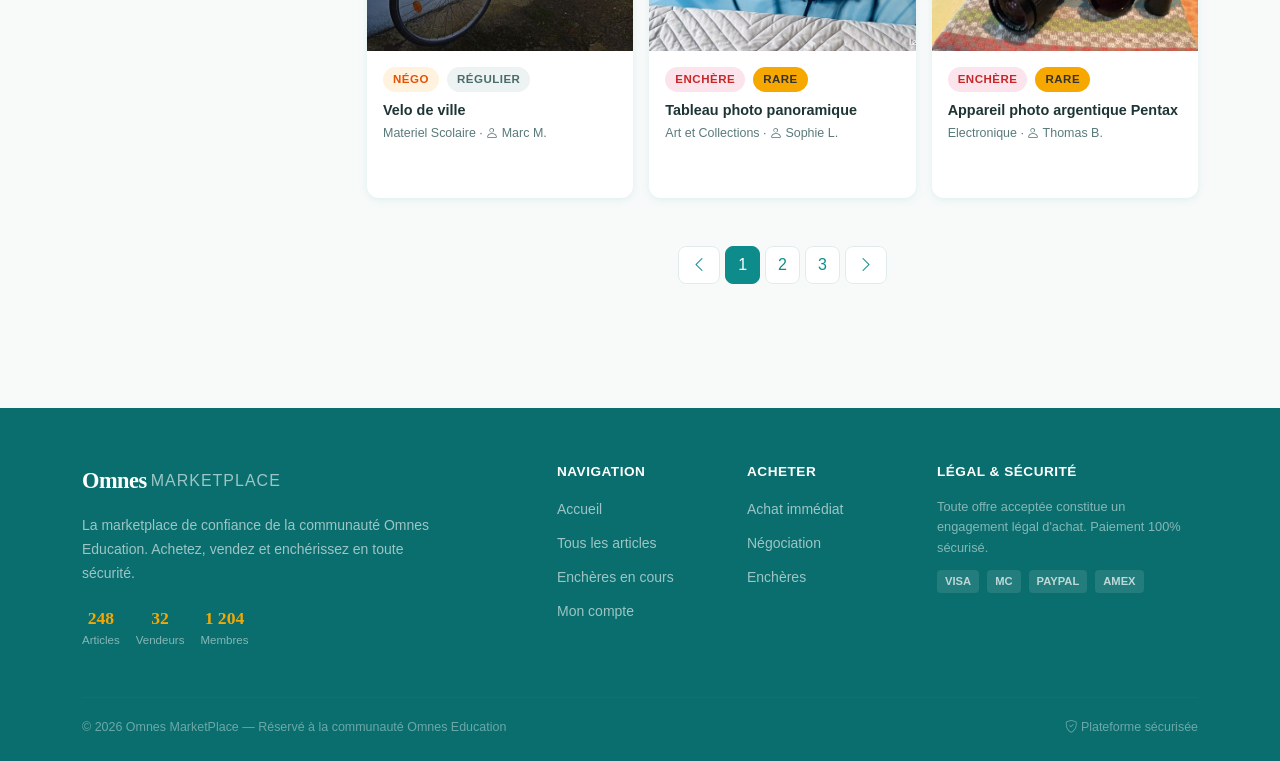
<file: Front/articles.html>
<!DOCTYPE html>
<html lang="fr">
<head>
    <!-- 
         articles.html — Page de catalogue / browsing
         Liste tous les articles avec filtres et recherche.
     -->
    <meta charset="UTF-8">
    <meta name="viewport" content="width=device-width, initial-scale=1.0">
    <title>Tout Parcourir — Omnes MarketPlace</title>

    <!-- Bootstrap CSS -->
    <link href="https://cdn.jsdelivr.net/npm/bootstrap@5.3.3/dist/css/bootstrap.min.css" rel="stylesheet">
    <!-- Bootstrap Icons -->
    <link href="https://cdn.jsdelivr.net/npm/bootstrap-icons@1.11.3/font/bootstrap-icons.css" rel="stylesheet">
    <!-- Styles globaux du projet -->
    <link href="css/style.css" rel="stylesheet">
</head>
<body>

<!-- Navbar partagée — actif : 'articles' -->
<script src="js/layout.js"></script>
<script>renderNavbar('articles');</script>

<!-- 
     BANDEAU DE PAGE
     Titre de la page + fil d'Ariane (breadcrumb).
 -->
<div class="page-hero">
    <div class="container">
        <!-- Fil d'Ariane -->
        <nav aria-label="breadcrumb">
            <ol class="breadcrumb" style="background:none;padding:0;margin:0;">
                <li class="breadcrumb-item"><a href="index.html" style="color:rgba(255,255,255,.7);text-decoration:none;">Accueil</a></li>
                <li class="breadcrumb-item active" style="color:white;">Tout Parcourir</li>
            </ol>
        </nav>
        <h1 class="mt-2 mb-1">Tout Parcourir</h1>
        <p style="color:rgba(255,255,255,.8);margin:0;">24 articles disponibles</p>
    </div>
</div>

<!-- 
     CONTENU PRINCIPAL
     Sidebar de filtres (gauche) + Grille articles (droite)
 -->
<div class="container py-5">
    <div class="row g-4">

        <!--  SIDEBAR FILTRES  -->
        <div class="col-lg-3">
            <div class="filter-sidebar">
                <h5 style="font-size:1.05rem;margin-bottom:20px;">
                    <i class="bi bi-funnel me-2" style="color:var(--primary);"></i>Filtres
                </h5>

                <!-- Filtre : Mode d'achat -->
                <div class="mb-4">
                    <p style="font-size:.75rem;font-weight:700;text-transform:uppercase;letter-spacing:.5px;color:var(--text-muted);margin-bottom:10px;">Mode d'achat</p>
                    <label class="d-flex align-items-center gap-2 mb-2" style="cursor:pointer;font-size:.875rem;">
                        <input type="radio" name="mode" checked style="accent-color:var(--primary);"> Tous les modes
                    </label>
                    <label class="d-flex align-items-center gap-2 mb-2" style="cursor:pointer;font-size:.875rem;">
                        <input type="radio" name="mode" style="accent-color:var(--primary);">  Achat immédiat
                    </label>
                    <label class="d-flex align-items-center gap-2 mb-2" style="cursor:pointer;font-size:.875rem;">
                        <input type="radio" name="mode" style="accent-color:var(--primary);">  Négociation
                    </label>
                    <label class="d-flex align-items-center gap-2 mb-2" style="cursor:pointer;font-size:.875rem;">
                        <input type="radio" name="mode" style="accent-color:var(--primary);">  Enchère
                    </label>
                </div>

                <!-- Filtre : Type d'article -->
                <div class="mb-4">
                    <p style="font-size:.75rem;font-weight:700;text-transform:uppercase;letter-spacing:.5px;color:var(--text-muted);margin-bottom:10px;">Type d'article</p>
                    <label class="d-flex align-items-center gap-2 mb-2" style="cursor:pointer;font-size:.875rem;">
                        <input type="radio" name="type" checked style="accent-color:var(--primary);"> Tous
                    </label>
                    <label class="d-flex align-items-center gap-2 mb-2" style="cursor:pointer;font-size:.875rem;">
                        <input type="radio" name="type" style="accent-color:var(--primary);">  Articles rares
                    </label>
                    <label class="d-flex align-items-center gap-2 mb-2" style="cursor:pointer;font-size:.875rem;">
                        <input type="radio" name="type" style="accent-color:var(--primary);">  Haute gamme
                    </label>
                    <label class="d-flex align-items-center gap-2 mb-2" style="cursor:pointer;font-size:.875rem;">
                        <input type="radio" name="type" style="accent-color:var(--primary);">  Réguliers
                    </label>
                </div>

                <!-- Filtre : Catégorie -->
                <div class="mb-4">
                    <p style="font-size:.75rem;font-weight:700;text-transform:uppercase;letter-spacing:.5px;color:var(--text-muted);margin-bottom:10px;">Catégorie</p>
                    <select class="form-select-omnes" style="width:100%;">
                        <option>Toutes les catégories</option>
                        <option>Bijoux &amp; Montres</option>
                        <option>Art &amp; Collections</option>
                        <option>Vêtements Luxe</option>
                        <option>Électronique</option>
                        <option>Livres &amp; Papeterie</option>
                        <option>Mobilier Antique</option>
                        <option>Accessoires Mode</option>
                        <option>Matériel Scolaire</option>
                    </select>
                </div>

                <!-- Filtre : Prix maximum -->
                <div class="mb-4">
                    <p style="font-size:.75rem;font-weight:700;text-transform:uppercase;letter-spacing:.5px;color:var(--text-muted);margin-bottom:10px;">Prix maximum</p>
                    <div style="display:flex;gap:8px;align-items:center;">
                        <input type="number" placeholder="€ Max" class="form-control-omnes" style="flex:1;">
                        <button class="btn-primary-omnes" style="padding:8px 14px;border-radius:8px;"><i class="bi bi-check"></i></button>
                    </div>
                </div>

                <!-- Filtre : Tri -->
                <div class="mb-3">
                    <p style="font-size:.75rem;font-weight:700;text-transform:uppercase;letter-spacing:.5px;color:var(--text-muted);margin-bottom:10px;">Trier par</p>
                    <select class="form-select-omnes">
                        <option>Plus récents</option>
                        <option>Prix croissant</option>
                        <option>Prix décroissant</option>
                    </select>
                </div>
            </div>
        </div>

        <!--  GRILLE DES ARTICLES  -->
        <div class="col-lg-9">

            <!-- Barre de recherche + compteur de résultats -->
            <div class="d-flex flex-wrap justify-content-between align-items-center mb-4 gap-3">
                <div class="input-group" style="max-width:380px;">
                    <span class="input-group-text" style="background:white;border:1.5px solid #e0ecec;border-right:none;border-radius:10px 0 0 10px;">
                        <i class="bi bi-search" style="color:var(--primary);"></i>
                    </span>
                    <input type="text" class="form-control" style="border:1.5px solid #e0ecec;border-left:none;border-radius:0 10px 10px 0;font-size:.875rem;" placeholder="Rechercher...">
                </div>
                <span style="color:var(--text-muted);font-size:.875rem;">24 résultats</span>
            </div>

            <!-- Grille des articles — remplie dynamiquement par JS -->
            <div class="row g-3" id="articlesGrid"></div>

            <!-- Pagination -->
            <nav class="mt-5 d-flex justify-content-center">
                <ul class="pagination" style="gap:6px;">
                    <li class="page-item">
                        <a class="page-link" style="border-radius:8px;border-color:#e0ecec;color:var(--primary);" href="#">
                            <i class="bi bi-chevron-left"></i>
                        </a>
                    </li>
                    <li class="page-item active">
                        <a class="page-link" style="border-radius:8px;background:var(--primary);border-color:var(--primary);" href="#">1</a>
                    </li>
                    <li class="page-item">
                        <a class="page-link" style="border-radius:8px;border-color:#e0ecec;color:var(--primary);" href="#">2</a>
                    </li>
                    <li class="page-item">
                        <a class="page-link" style="border-radius:8px;border-color:#e0ecec;color:var(--primary);" href="#">3</a>
                    </li>
                    <li class="page-item">
                        <a class="page-link" style="border-radius:8px;border-color:#e0ecec;color:var(--primary);" href="#">
                            <i class="bi bi-chevron-right"></i>
                        </a>
                    </li>
                </ul>
            </nav>
        </div>
    </div>
</div>

<!-- 
     SCRIPT : Génération dynamique des cartes articles
     Utilise ARTICLES_DB depuis js/articles-data.js.
     Chaque lien inclut ?id=X pour la fiche dynamique.
 -->
<script src="js/articles-data.js"></script>
<script>
/* Libellés des modes de vente */
const modeLabels = { immediat:' Direct', negotiation:' Négo', enchere:' Enchère' };
/* Libellés des types d'article */
const typeLabels  = { haute_gamme:' Luxe', rare:' Rare', regulier:'Régulier' };
/* Libellés des boutons CTA selon le mode */
const ctaLabels   = { immediat:'Acheter', negotiation:'Négocier', enchere:'Enchérir' };

const grid = document.getElementById('articlesGrid');

/* On utilise directement ARTICLES_DB importée depuis articles-data.js */
ARTICLES_DB.forEach((a, i) => {
    const [c1, c2] = a.couleurFond;

    /**
     * IMAGE : Si a.img est renseigné → <img> réelle.
     * Sinon → placeholder coloré avec nom + icône caméra.
     * Pour ajouter une vraie photo : renseigner a.img dans articles-data.js
     */
    const imageHTML = a.img
        ? `<img src="${a.img}" alt="${a.nom}" style="width:100%;height:200px;object-fit:cover;">`
        : `<div style="height:200px;background:linear-gradient(135deg,${c1},${c2});display:flex;flex-direction:column;align-items:center;justify-content:center;gap:8px;padding:12px;">
               <i class="bi bi-camera" style="font-size:1.8rem;color:rgba(255,255,255,.4);"></i>
               <span style="color:rgba(255,255,255,.75);font-size:.78rem;font-weight:600;text-align:center;line-height:1.3;">${a.nom}</span>
               <span style="color:rgba(255,255,255,.4);font-size:.68rem;">${a.cat}</span>
           </div>`;

    /* Lien vers la fiche avec l'id de l'article : article-detail.html?id=X */
    const detailUrl = `article-detail.html?id=${a.id}`;

    grid.innerHTML += `
    <div class="col-sm-6 col-xl-4 fade-in stagger-${(i % 4) + 1}">
        <div class="card-omnes h-100">
            <!-- Clic sur l'image → fiche de CET article -->
            <a href="${detailUrl}" style="text-decoration:none;display:block;overflow:hidden;border-radius:var(--radius-lg) var(--radius-lg) 0 0;">
                ${imageHTML}
            </a>
            <div class="p-3 d-flex flex-column h-100">
                <!-- Badges mode + type -->
                <div class="d-flex gap-2 mb-2 flex-wrap">
                    <span class="mode-badge badge-${a.mode}">${modeLabels[a.mode]}</span>
                    <span class="mode-badge badge-${a.type}">${typeLabels[a.type]}</span>
                </div>
                <!-- Clic sur le titre → fiche de CET article -->
                <a href="${detailUrl}" style="text-decoration:none;color:var(--text);flex-grow:1;">
                    <h6 style="font-weight:600;font-size:.9rem;line-height:1.4;margin-bottom:4px;">${a.nom}</h6>
                    <p style="color:var(--text-muted);font-size:.78rem;margin-bottom:8px;">
                        ${a.cat} · <i class="bi bi-person"></i> ${a.vendeurPseudo}
                    </p>
                </a>
                <!-- Prix + bouton CTA → fiche de CET article -->
                <div class="d-flex justify-content-between align-items-center mt-auto">
                    <span class="price-display price-sm">${a.prixAffiche}</span>
                    <a href="${detailUrl}" class="btn btn-sm btn-primary-omnes" style="padding:6px 14px;font-size:.8rem;">
                        ${ctaLabels[a.mode]}
                    </a>
                </div>
            </div>
        </div>
    </div>`;
});
</script>

<!-- Footer partagé -->
<script>renderFooter();</script>
</body>
</html>
</file>
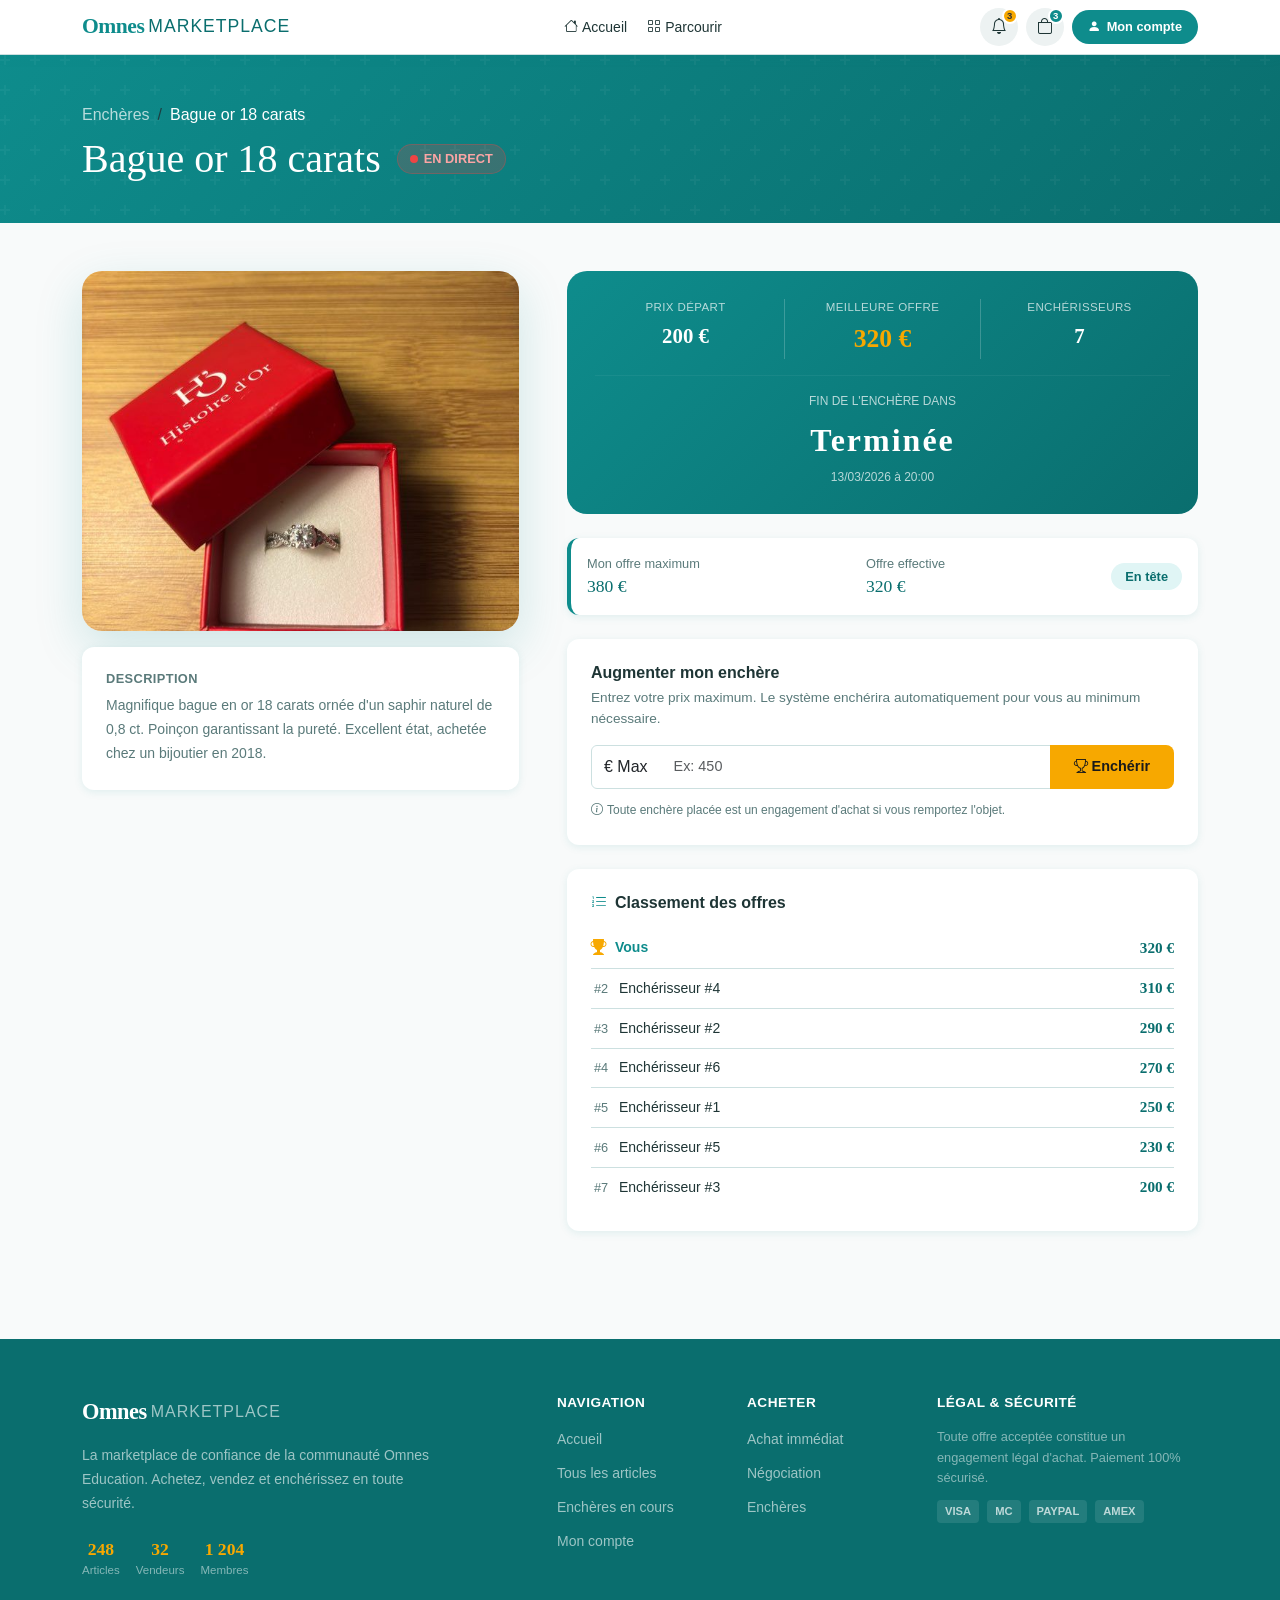
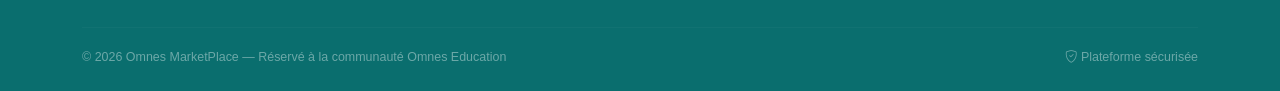
<file: Front/auction.html>
<!DOCTYPE html>
<html lang="fr">
<head>
    <meta charset="UTF-8">
    <meta name="viewport" content="width=device-width, initial-scale=1.0">
    <title>Enchère — Produit</title>

    <link href="https://cdn.jsdelivr.net/npm/bootstrap@5.3.3/dist/css/bootstrap.min.css" rel="stylesheet">
    <link href="https://cdn.jsdelivr.net/npm/bootstrap-icons@1.11.3/font/bootstrap-icons.css" rel="stylesheet">
    <link href="css/style.css" rel="stylesheet">
</head>
<body>

<script src="js/layout.js"></script>
<script>renderNavbar('');</script>

<div class="page-hero">
    <div class="container">
        <nav aria-label="breadcrumb">
            <ol class="breadcrumb" style="background:none;padding:0;margin:0;">
                <li class="breadcrumb-item">
                    <a href="articles.html" style="color:rgba(255,255,255,.7);text-decoration:none;">Enchères</a>
                </li>
                <li class="breadcrumb-item active" id="breadcrumbProduct" style="color:white;">Produit</li>
            </ol>
        </nav>
        <div class="d-flex align-items-center gap-3 mt-2">
            <h1 class="mb-0" id="productTitle">Produit</h1>
            <span style="background:rgba(239,68,68,.2);color:#fca5a5;border:1px solid rgba(239,68,68,.3);padding:4px 12px;border-radius:50px;font-size:.8rem;font-weight:700;display:flex;align-items:center;gap:6px;">
                <span style="width:8px;height:8px;background:#ef4444;border-radius:50%;animation:pulse 1.5s infinite;"></span>EN DIRECT
            </span>
        </div>
    </div>
</div>

<div class="container py-5">
    <div class="row g-5">

        <div class="col-lg-5">
            <div id="productImageBlock" style="height:360px;border-radius:var(--radius-lg);overflow:hidden;box-shadow:var(--shadow-lg);background:#f8f8f8;">
                <img id="productImage" src="" alt="Produit" style="width:100%;height:100%;object-fit:cover;">
            </div>

            <div class="card-omnes p-4 mt-3">
                <h6 style="font-weight:700;text-transform:uppercase;font-size:.8rem;letter-spacing:.4px;color:var(--text-muted);margin-bottom:8px;">Description</h6>
                <p id="productDescription" style="color:var(--text-muted);font-size:.875rem;line-height:1.7;margin:0;">
                    Description du produit
                </p>
            </div>
        </div>

        <div class="col-lg-7">
            <div style="background:linear-gradient(135deg,var(--primary),var(--primary-dark));border-radius:var(--radius-lg);padding:28px;color:white;margin-bottom:24px;">
                <div class="row g-3 text-center">
                    <div class="col-4">
                        <div style="opacity:.7;font-size:.72rem;text-transform:uppercase;letter-spacing:.4px;margin-bottom:4px;">Prix départ</div>
                        <div id="startPrice" style="font-family:'Playfair Display',serif;font-size:1.3rem;font-weight:700;">0 €</div>
                    </div>

                    <div class="col-4" style="border-left:1px solid rgba(255,255,255,.2);border-right:1px solid rgba(255,255,255,.2);">
                        <div style="opacity:.7;font-size:.72rem;text-transform:uppercase;letter-spacing:.4px;margin-bottom:4px;">Meilleure offre</div>
                        <div style="font-family:'Playfair Display',serif;font-size:1.6rem;font-weight:700;color:var(--accent);" id="bestOffer">0 €</div>
                    </div>

                    <div class="col-4">
                        <div style="opacity:.7;font-size:.72rem;text-transform:uppercase;letter-spacing:.4px;margin-bottom:4px;">Enchérisseurs</div>
                        <div style="font-family:'Playfair Display',serif;font-size:1.3rem;font-weight:700;" id="bidCount">0</div>
                    </div>
                </div>

                <hr style="border-color:rgba(255,255,255,.2);margin:16px 0;">

                <div class="text-center">
                    <div style="font-size:.75rem;opacity:.7;margin-bottom:6px;">FIN DE L'ENCHÈRE DANS</div>
                    <div id="countdown" style="font-family:'Playfair Display',serif;font-size:2rem;font-weight:700;letter-spacing:2px;">--:--:--</div>
                    <div id="endDateText" style="font-size:.75rem;opacity:.7;margin-top:4px;">Date fin</div>
                </div>
            </div>

            <div class="card-omnes p-3 mb-4" style="border-left:4px solid var(--primary);">
                <div class="d-flex justify-content-between align-items-center">
                    <div>
                        <div style="font-size:.8rem;color:var(--text-muted);">Mon offre maximum</div>
                        <div id="myMaxOffer" class="price-display" style="font-size:1.1rem;">0 €</div>
                    </div>
                    <div>
                        <div style="font-size:.8rem;color:var(--text-muted);">Offre effective</div>
                        <div id="myEffectiveOffer" class="price-display" style="font-size:1.1rem;">0 €</div>
                    </div>
                    <span id="myStatusBadge" style="background:var(--primary-pale);color:var(--primary-dark);padding:4px 14px;border-radius:50px;font-size:.8rem;font-weight:700;">En tête</span>
                </div>
            </div>

            <div class="card-omnes p-4 mb-4">
                <h6 style="font-weight:700;margin-bottom:6px;">Augmenter mon enchère</h6>
                <p style="color:var(--text-muted);font-size:.85rem;margin-bottom:16px;">
                    Entrez votre prix maximum. Le système enchérira automatiquement pour vous au minimum nécessaire.
                </p>
                <div class="input-group mb-2">
                    <span class="input-group-text" style="background:white;border:1.5px solid var(--border);">€ Max</span>
                    <input type="number" class="form-control form-control-omnes" placeholder="Ex: 450" id="bidInput" style="border-left:none;">
                    <button onclick="placeBid()" class="btn btn-accent" style="border-radius:0 var(--radius-sm) var(--radius-sm) 0;font-weight:700;">
                        <i class="bi bi-trophy me-1"></i>Enchérir
                    </button>
                </div>
                <small style="color:var(--text-muted);font-size:.75rem;">
                    <i class="bi bi-info-circle me-1"></i>Toute enchère placée est un engagement d'achat si vous remportez l'objet.
                </small>
            </div>

            <div class="card-omnes p-4">
                <h6 style="font-weight:700;margin-bottom:16px;">
                    <i class="bi bi-list-ol me-2" style="color:var(--primary);"></i>Classement des offres
                </h6>
                <div id="bidList"></div>
            </div>
        </div>
    </div>
</div>

<script>
const auctionProducts = {
    bague: {
        nom: "Bague or 18 carats",
        categorie: "Bijoux & Montres",
        image: "images/bage_or.jpg",
        description: "Magnifique bague en or 18 carats ornée d'un saphir naturel de 0,8 ct. Poinçon garantissant la pureté. Excellent état, achetée chez un bijoutier en 2018.",
        prixDepart: 200,
        meilleureOffre: 320,
        encherisseurs: 7,
        monOffreMax: 380,
        offreEffective: 320,
        statut: "En tête",
        finTexte: "13/03/2026 à 20:00",
        finDate: "2026-03-13T20:00:00",
        bids: [
            {name:'Vous', amount:320, isMe:true},
            {name:'Enchérisseur #4', amount:310, isMe:false},
            {name:'Enchérisseur #2', amount:290, isMe:false},
            {name:'Enchérisseur #6', amount:270, isMe:false},
            {name:'Enchérisseur #1', amount:250, isMe:false},
            {name:'Enchérisseur #5', amount:230, isMe:false},
            {name:'Enchérisseur #3', amount:200, isMe:false}
        ]
    },

    tableau: {
        nom: "Tableau aquarelle original",
        categorie: "Art & Collections",
        image: "images/tableau_aquarelle.jpg",
        description: "Tableau aquarelle original aux tons doux, idéal pour la décoration intérieure. Très bon état, œuvre soigneusement conservée.",
        prixDepart: 60,
        meilleureOffre: 85,
        encherisseurs: 5,
        monOffreMax: 100,
        offreEffective: 85,
        statut: "En tête",
        finTexte: "12/03/2026 à 18:30",
        finDate: "2026-03-12T18:30:00",
        bids: [
            {name:'Vous', amount:85, isMe:true},
            {name:'Enchérisseur #1', amount:80, isMe:false},
            {name:'Enchérisseur #3', amount:75, isMe:false},
            {name:'Enchérisseur #2', amount:70, isMe:false},
            {name:'Enchérisseur #5', amount:65, isMe:false}
        ]
    },

    montre: {
        nom: "Montre Tissot vintage",
        categorie: "Bijoux & Montres",
        image: "images/montre_tissot.jpg",
        description: "Montre Tissot vintage en bon état de fonctionnement, bracelet d'origine, style classique et élégant. Idéale pour collectionneur ou usage quotidien.",
        prixDepart: 150,
        meilleureOffre: 210,
        encherisseurs: 6,
        monOffreMax: 240,
        offreEffective: 210,
        statut: "En tête",
        finTexte: "14/03/2026 à 16:00",
        finDate: "2026-03-14T16:00:00",
        bids: [
            {name:'Vous', amount:210, isMe:true},
            {name:'Enchérisseur #2', amount:205, isMe:false},
            {name:'Enchérisseur #6', amount:198, isMe:false},
            {name:'Enchérisseur #1', amount:190, isMe:false},
            {name:'Enchérisseur #4', amount:175, isMe:false},
            {name:'Enchérisseur #3', amount:160, isMe:false}
        ]
    },

    appareil: {
        nom: "Appareil photo argentique",
        categorie: "Électronique",
        image: "images/appreil_photo_nikon.jpg",
        description: "Appareil photo argentique en bon état, idéal pour les amateurs de photo vintage. Fonctionnement vérifié, avec objectif inclus.",
        prixDepart: 100,
        meilleureOffre: 145,
        encherisseurs: 4,
        monOffreMax: 170,
        offreEffective: 145,
        statut: "En tête",
        finTexte: "15/03/2026 à 11:00",
        finDate: "2026-03-15T11:00:00",
        bids: [
            {name:'Vous', amount:145, isMe:true},
            {name:'Enchérisseur #2', amount:140, isMe:false},
            {name:'Enchérisseur #1', amount:130, isMe:false},
            {name:'Enchérisseur #4', amount:120, isMe:false}
        ]
    }
};

const params = new URLSearchParams(window.location.search);
const productKey = params.get("product");
const product = auctionProducts[productKey] || auctionProducts.bague;

document.title = "Enchère — " + product.nom;
document.getElementById("breadcrumbProduct").textContent = product.nom;
document.getElementById("productTitle").textContent = product.nom;
document.getElementById("productDescription").textContent = product.description;
document.getElementById("startPrice").textContent = product.prixDepart + " €";
document.getElementById("bestOffer").textContent = product.meilleureOffre + " €";
document.getElementById("bidCount").textContent = product.encherisseurs;
document.getElementById("endDateText").textContent = product.finTexte;
document.getElementById("myMaxOffer").textContent = product.monOffreMax + " €";
document.getElementById("myEffectiveOffer").textContent = product.offreEffective + " €";
document.getElementById("myStatusBadge").textContent = product.statut;
document.getElementById("productImage").src = product.image;
document.getElementById("productImage").alt = product.nom;

const bidList = document.getElementById("bidList");

function renderBidList() {
    bidList.innerHTML = "";

    product.bids.forEach((b, i) => {
        bidList.innerHTML += `
        <div class="d-flex justify-content-between align-items-center py-2 ${i < product.bids.length - 1 ? 'border-bottom' : ''}" style="border-color:var(--border)!important;">
            <div class="d-flex align-items-center gap-2">
                ${i === 0
                    ? '<i class="bi bi-trophy-fill" style="color:var(--accent);"></i>'
                    : `<span style="width:20px;text-align:center;color:var(--text-muted);font-size:.8rem;">#${i + 1}</span>`
                }
                <span style="font-size:.875rem;${b.isMe ? 'font-weight:700;color:var(--primary);' : ''}">${b.name}</span>
            </div>
            <strong class="price-display" style="font-size:.95rem;">${b.amount} €</strong>
        </div>`;
    });
}

renderBidList();

const endDate = new Date(product.finDate).getTime();

function tick() {
    const diff = endDate - Date.now();

    if (diff <= 0) {
        document.getElementById('countdown').textContent = 'Terminée';
        return;
    }

    const totalHours = Math.floor(diff / 3600000);
    const minutes = Math.floor((diff % 3600000) / 60000);
    const seconds = Math.floor((diff % 60000) / 1000);

    document.getElementById('countdown').textContent =
        `${String(totalHours).padStart(2,'0')}:${String(minutes).padStart(2,'0')}:${String(seconds).padStart(2,'0')}`;
}

tick();
setInterval(tick, 1000);

function placeBid() {
    const input = document.getElementById('bidInput');
    const value = parseInt(input.value);

    if (!value || value <= product.meilleureOffre) {
        alert('Votre offre doit être supérieure à ' + product.meilleureOffre + ' €');
        return;
    }

    product.meilleureOffre = value;
    product.encherisseurs += 1;
    product.monOffreMax = value;
    product.offreEffective = value;
    product.statut = "En tête";

    document.getElementById('bestOffer').textContent = value + ' €';
    document.getElementById('bidCount').textContent = product.encherisseurs;
    document.getElementById('myMaxOffer').textContent = product.monOffreMax + ' €';
    document.getElementById('myEffectiveOffer').textContent = product.offreEffective + ' €';
    document.getElementById('myStatusBadge').textContent = product.statut;

    product.bids.forEach(b => b.isMe = false);
    product.bids.unshift({
        name: 'Vous',
        amount: value,
        isMe: true
    });

    renderBidList();
    input.value = '';
    alert('Enchère de ' + value + ' € placée avec succès !');
}
</script>

<script>renderFooter();</script>
</body>
</html>
</file>
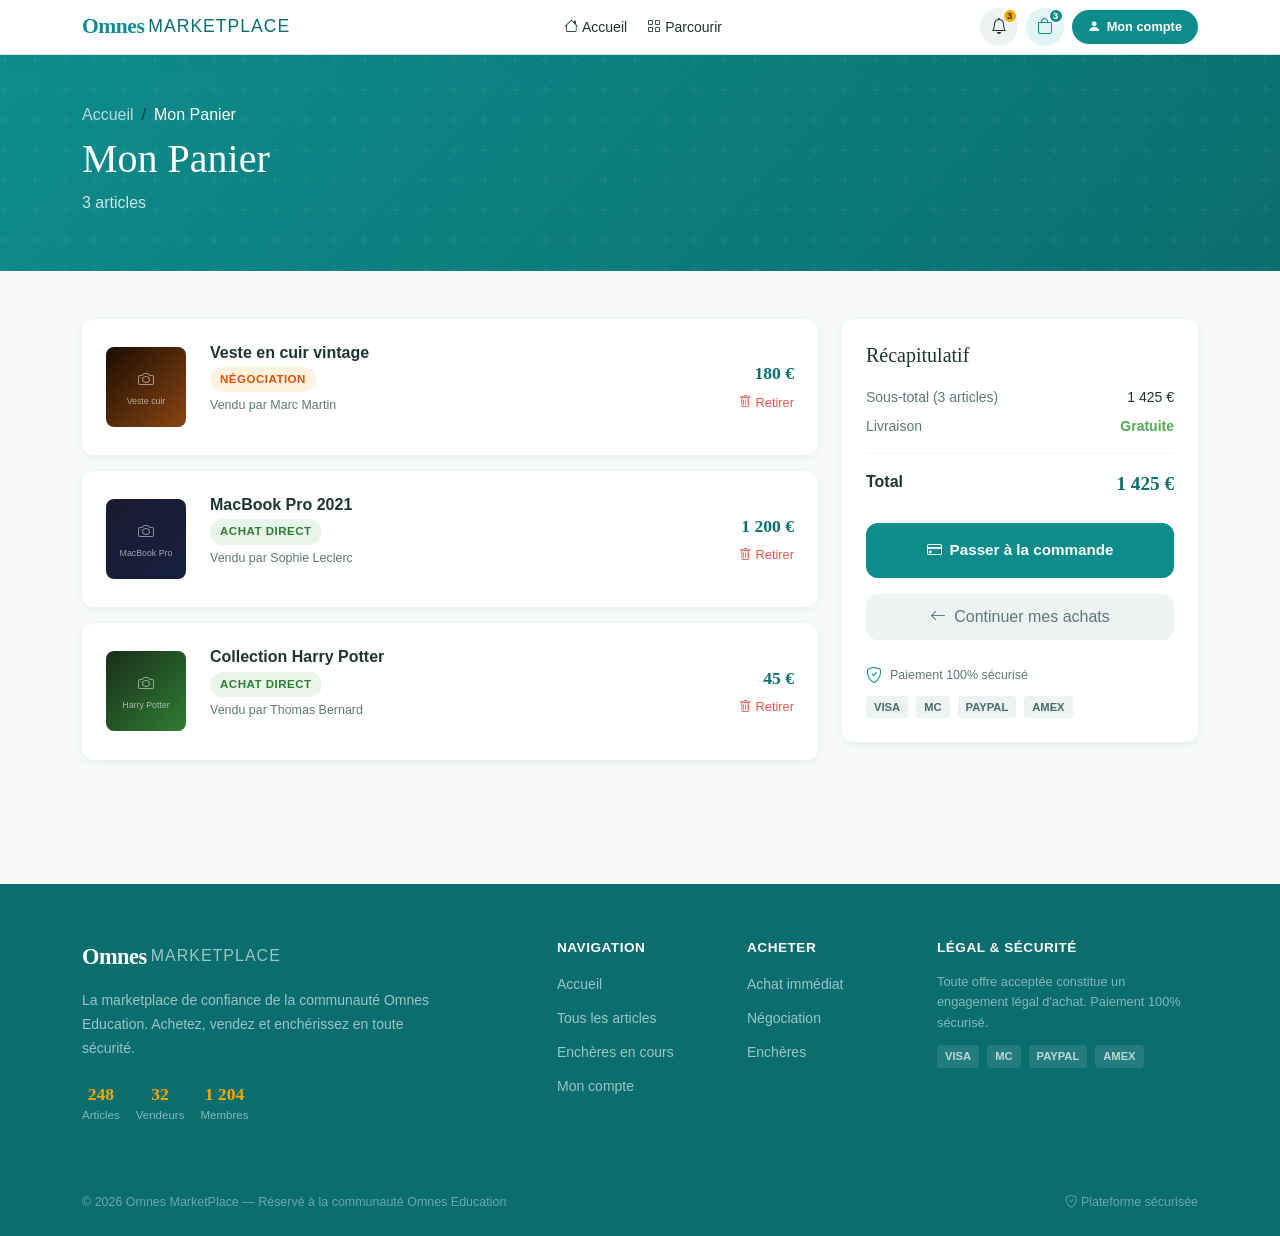
<file: Front/cart.html>
<!DOCTYPE html>
<html lang="fr">
<head>
    <!-- 
         cart.html — Panier d'achat
         Affiche les articles dans le panier, le sous-total
         et permet de passer à la commande (checkout).
     -->
    <meta charset="UTF-8">
    <meta name="viewport" content="width=device-width, initial-scale=1.0">
    <title>Mon Panier — Omnes MarketPlace</title>

    <!-- Bootstrap CSS -->
    <link href="https://cdn.jsdelivr.net/npm/bootstrap@5.3.3/dist/css/bootstrap.min.css" rel="stylesheet">
    <!-- Bootstrap Icons -->
    <link href="https://cdn.jsdelivr.net/npm/bootstrap-icons@1.11.3/font/bootstrap-icons.css" rel="stylesheet">
    <!-- Styles globaux -->
    <link href="css/style.css" rel="stylesheet">
</head>
<body>

<!-- Navbar partagée — actif : 'cart' -->
<script src="js/layout.js"></script>
<script>renderNavbar('cart');</script>

<!-- Bandeau de page -->
<div class="page-hero">
    <div class="container">
        <nav aria-label="breadcrumb">
            <ol class="breadcrumb" style="background:none;padding:0;margin:0;">
                <li class="breadcrumb-item"><a href="index.html" style="color:rgba(255,255,255,.7);text-decoration:none;">Accueil</a></li>
                <li class="breadcrumb-item active" style="color:white;">Mon Panier</li>
            </ol>
        </nav>
        <h1 class="mt-2">Mon Panier</h1>
        <p style="color:rgba(255,255,255,.8);">3 articles</p>
    </div>
</div>

<!-- 
     CONTENU PRINCIPAL
     Colonne gauche : liste des articles
     Colonne droite : récapitulatif et bouton commande
 -->
<div class="container py-5">
    <div class="row g-4">

        <!--  LISTE DES ARTICLES  -->
        <div class="col-lg-8">

            <!-- Article 1 : Veste en cuir vintage -->
            <div class="card-omnes p-4 mb-3 d-flex gap-4 align-items-center fade-in">
                <!-- PLACEHOLDER IMAGE — Remplacer par :
                     <img src="images/veste-cuir-vintage.jpg" alt="Veste en cuir vintage"
                          style="width:80px;height:80px;object-fit:cover;border-radius:var(--radius-sm);flex-shrink:0;">
                -->
                <div style="width:80px;height:80px;background:linear-gradient(135deg,#1a0d00,#8b4513);border-radius:var(--radius-sm);display:flex;flex-direction:column;align-items:center;justify-content:center;gap:4px;flex-shrink:0;">
                    <i class="bi bi-camera" style="font-size:1rem;color:rgba(255,255,255,.5);"></i>
                    <span style="color:rgba(255,255,255,.6);font-size:.55rem;text-align:center;line-height:1.2;padding:0 4px;">Veste cuir</span>
                </div>
                <div class="flex-grow-1">
                    <h6 style="font-weight:600;margin-bottom:4px;">Veste en cuir vintage</h6>
                    <span class="mode-badge badge-negotiation" style="font-size:.72rem;"> Négociation</span>
                    <p style="color:var(--text-muted);font-size:.78rem;margin-top:4px;">Vendu par Marc Martin</p>
                </div>
                <div class="text-end">
                    <div class="price-display price-sm">180 €</div>
                    <button style="background:none;border:none;color:#ef5350;font-size:.8rem;margin-top:6px;cursor:pointer;">
                        <i class="bi bi-trash me-1"></i>Retirer
                    </button>
                </div>
            </div>

            <!-- Article 2 : MacBook Pro -->
            <div class="card-omnes p-4 mb-3 d-flex gap-4 align-items-center fade-in stagger-1">
                <!-- PLACEHOLDER IMAGE — Remplacer par <img src="images/macbook-pro-2021.jpg" ...> -->
                <div style="width:80px;height:80px;background:linear-gradient(135deg,#1a1a2e,#16213e);border-radius:var(--radius-sm);display:flex;flex-direction:column;align-items:center;justify-content:center;gap:4px;flex-shrink:0;">
                    <i class="bi bi-camera" style="font-size:1rem;color:rgba(255,255,255,.5);"></i>
                    <span style="color:rgba(255,255,255,.6);font-size:.55rem;text-align:center;line-height:1.2;padding:0 4px;">MacBook Pro</span>
                </div>
                <div class="flex-grow-1">
                    <h6 style="font-weight:600;margin-bottom:4px;">MacBook Pro 2021</h6>
                    <span class="mode-badge badge-immediat" style="font-size:.72rem;"> Achat direct</span>
                    <p style="color:var(--text-muted);font-size:.78rem;margin-top:4px;">Vendu par Sophie Leclerc</p>
                </div>
                <div class="text-end">
                    <div class="price-display price-sm">1 200 €</div>
                    <button style="background:none;border:none;color:#ef5350;font-size:.8rem;margin-top:6px;cursor:pointer;">
                        <i class="bi bi-trash me-1"></i>Retirer
                    </button>
                </div>
            </div>

            <!-- Article 3 : Collection Harry Potter -->
            <div class="card-omnes p-4 mb-3 d-flex gap-4 align-items-center fade-in stagger-2">
                <!-- PLACEHOLDER IMAGE — Remplacer par <img src="images/collection-harry-potter.jpg" ...> -->
                <div style="width:80px;height:80px;background:linear-gradient(135deg,#1a2e1a,#2e7d32);border-radius:var(--radius-sm);display:flex;flex-direction:column;align-items:center;justify-content:center;gap:4px;flex-shrink:0;">
                    <i class="bi bi-camera" style="font-size:1rem;color:rgba(255,255,255,.5);"></i>
                    <span style="color:rgba(255,255,255,.6);font-size:.55rem;text-align:center;line-height:1.2;padding:0 4px;">Harry Potter</span>
                </div>
                <div class="flex-grow-1">
                    <h6 style="font-weight:600;margin-bottom:4px;">Collection Harry Potter</h6>
                    <span class="mode-badge badge-immediat" style="font-size:.72rem;"> Achat direct</span>
                    <p style="color:var(--text-muted);font-size:.78rem;margin-top:4px;">Vendu par Thomas Bernard</p>
                </div>
                <div class="text-end">
                    <div class="price-display price-sm">45 €</div>
                    <button style="background:none;border:none;color:#ef5350;font-size:.8rem;margin-top:6px;cursor:pointer;">
                        <i class="bi bi-trash me-1"></i>Retirer
                    </button>
                </div>
            </div>
        </div>

        <!--  RÉCAPITULATIF COMMANDE  -->
        <div class="col-lg-4">
            <div class="card-omnes p-4 position-sticky" style="top:90px;">
                <h5 style="font-family:'Playfair Display',serif;margin-bottom:20px;">Récapitulatif</h5>

                <!-- Détail des montants -->
                <div class="d-flex justify-content-between mb-2" style="font-size:.875rem;">
                    <span style="color:var(--text-muted);">Sous-total (3 articles)</span>
                    <span>1 425 €</span>
                </div>
                <div class="d-flex justify-content-between mb-2" style="font-size:.875rem;">
                    <span style="color:var(--text-muted);">Livraison</span>
                    <span style="color:#4caf50;font-weight:600;">Gratuite</span>
                </div>

                <hr style="border-color:var(--border);">

                <!-- Total final -->
                <div class="d-flex justify-content-between mb-4">
                    <strong>Total</strong>
                    <strong class="price-display" style="font-size:1.2rem;">1 425 €</strong>
                </div>

                <!-- CTA : passer à la commande -->
                <a href="checkout.html" class="btn-primary-omnes btn w-100 py-3 mb-3 text-center" style="font-size:.95rem;border-radius:var(--radius);text-decoration:none;display:block;">
                    <i class="bi bi-credit-card me-2"></i>Passer à la commande
                </a>

                <!-- Lien retour catalogue -->
                <a href="articles.html" class="btn w-100 text-center" style="background:var(--gray-100);color:var(--text-muted);border-radius:var(--radius);padding:10px;text-decoration:none;display:block;">
                    <i class="bi bi-arrow-left me-2"></i>Continuer mes achats
                </a>

                <!-- Mention sécurité paiement -->
                <div class="mt-4 d-flex align-items-center gap-2" style="font-size:.78rem;color:var(--text-muted);">
                    <i class="bi bi-shield-check" style="color:var(--primary);font-size:1rem;"></i>Paiement 100% sécurisé
                </div>
                <!-- Logos moyens de paiement acceptés -->
                <div class="d-flex gap-2 mt-2">
                    <span style="background:var(--gray-100);border-radius:4px;padding:3px 8px;font-size:.7rem;font-weight:700;color:var(--gray-600);">VISA</span>
                    <span style="background:var(--gray-100);border-radius:4px;padding:3px 8px;font-size:.7rem;font-weight:700;color:var(--gray-600);">MC</span>
                    <span style="background:var(--gray-100);border-radius:4px;padding:3px 8px;font-size:.7rem;font-weight:700;color:var(--gray-600);">PAYPAL</span>
                    <span style="background:var(--gray-100);border-radius:4px;padding:3px 8px;font-size:.7rem;font-weight:700;color:var(--gray-600);">AMEX</span>
                </div>
            </div>
        </div>
    </div>
</div>

<!-- Footer partagé -->
<script>renderFooter();</script>
</body>
</html>
</file>
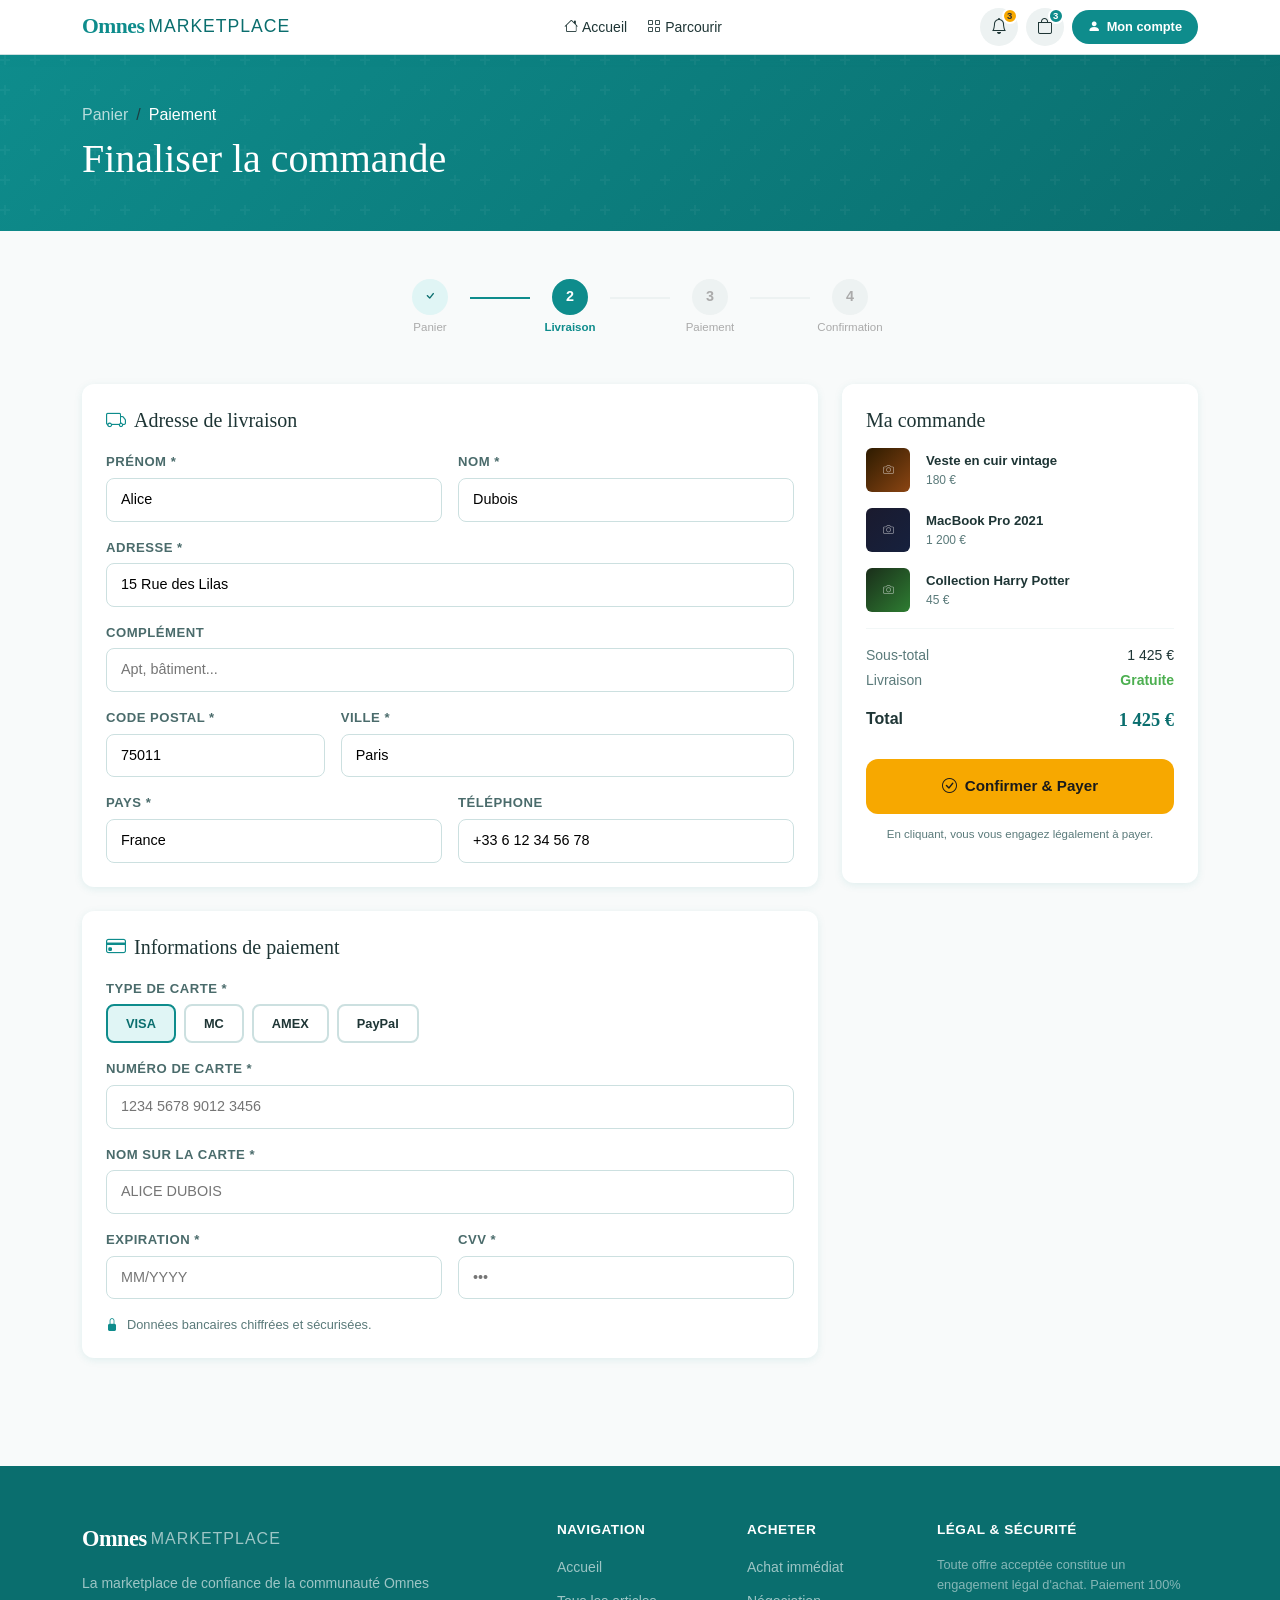
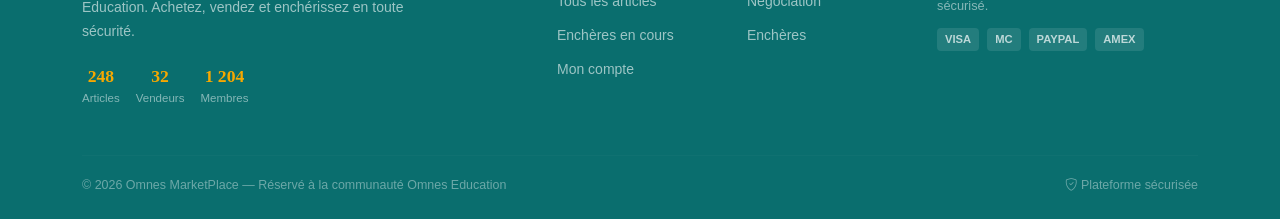
<file: Front/checkout.html>
<!DOCTYPE html>
<html lang="fr">
<head>
    <!-- 
         checkout.html — Page de finalisation de commande
         Étapes : Panier → Livraison → Paiement → Confirmation
         Formulaire adresse + informations bancaires.
     -->
    <meta charset="UTF-8">
    <meta name="viewport" content="width=device-width, initial-scale=1.0">
    <title>Paiement — Omnes MarketPlace</title>
    <link href="https://cdn.jsdelivr.net/npm/bootstrap@5.3.3/dist/css/bootstrap.min.css" rel="stylesheet">
    <link href="https://cdn.jsdelivr.net/npm/bootstrap-icons@1.11.3/font/bootstrap-icons.css" rel="stylesheet">
    <link href="css/style.css" rel="stylesheet">
</head>
<body>

<!-- Navbar partagée -->
<script src="js/layout.js"></script>
<script>renderNavbar('');</script>

<!-- Bandeau de page -->
<div class="page-hero">
    <div class="container">
        <nav aria-label="breadcrumb">
            <ol class="breadcrumb" style="background:none;padding:0;margin:0;">
                <li class="breadcrumb-item"><a href="cart.html" style="color:rgba(255,255,255,.7);text-decoration:none;">Panier</a></li>
                <li class="breadcrumb-item active" style="color:white;">Paiement</li>
            </ol>
        </nav>
        <h1 class="mt-2">Finaliser la commande</h1>
    </div>
</div>

<div class="container py-5">

    <!-- 
         INDICATEUR D'ÉTAPES
         4 étapes : Panier → Livraison → Paiement → Confirmation
     -->
    <div class="d-flex justify-content-center mb-5 gap-0">
        <!-- Étape 1 : Panier (complétée) -->
        <div class="d-flex align-items-center">
            <div class="d-flex flex-column align-items-center" style="min-width:80px;">
                <div style="width:36px;height:36px;border-radius:50%;background:var(--primary-pale);color:var(--primary-dark);display:flex;align-items:center;justify-content:center;font-size:.9rem;font-weight:700;">
                    <i class="bi bi-check"></i>
                </div>
                <span style="font-size:.72rem;margin-top:4px;color:#aaa;">Panier</span>
            </div>
            <div style="width:60px;height:2px;background:var(--primary);margin-bottom:20px;"></div>
        </div>

        <!-- Étape 2 : Livraison (active) -->
        <div class="d-flex align-items-center">
            <div class="d-flex flex-column align-items-center" style="min-width:80px;">
                <div style="width:36px;height:36px;border-radius:50%;background:var(--primary);color:white;display:flex;align-items:center;justify-content:center;font-size:.9rem;font-weight:700;border:2px solid var(--primary);">2</div>
                <span style="font-size:.72rem;margin-top:4px;color:var(--primary);font-weight:700;">Livraison</span>
            </div>
            <div style="width:60px;height:2px;background:var(--gray-100);margin-bottom:20px;"></div>
        </div>

        <!-- Étape 3 : Paiement (à venir) -->
        <div class="d-flex align-items-center">
            <div class="d-flex flex-column align-items-center" style="min-width:80px;">
                <div style="width:36px;height:36px;border-radius:50%;background:var(--gray-100);color:#aaa;display:flex;align-items:center;justify-content:center;font-size:.9rem;font-weight:700;">3</div>
                <span style="font-size:.72rem;margin-top:4px;color:#aaa;">Paiement</span>
            </div>
            <div style="width:60px;height:2px;background:var(--gray-100);margin-bottom:20px;"></div>
        </div>

        <!-- Étape 4 : Confirmation (à venir) -->
        <div class="d-flex align-items-center">
            <div class="d-flex flex-column align-items-center" style="min-width:80px;">
                <div style="width:36px;height:36px;border-radius:50%;background:var(--gray-100);color:#aaa;display:flex;align-items:center;justify-content:center;font-size:.9rem;font-weight:700;">4</div>
                <span style="font-size:.72rem;margin-top:4px;color:#aaa;">Confirmation</span>
            </div>
        </div>
    </div>

    <div class="row g-4">

        <!--  FORMULAIRES LIVRAISON + PAIEMENT  -->
        <div class="col-lg-8">

            <!-- Adresse de livraison -->
            <div class="card-omnes p-4 mb-4">
                <h5 style="font-family:'Playfair Display',serif;margin-bottom:20px;">
                    <i class="bi bi-truck me-2" style="color:var(--primary);"></i>Adresse de livraison
                </h5>
                <div class="row g-3">
                    <div class="col-6"><label class="form-label-omnes">Prénom *</label><input type="text" class="form-control-omnes" value="Alice"></div>
                    <div class="col-6"><label class="form-label-omnes">Nom *</label><input type="text" class="form-control-omnes" value="Dubois"></div>
                    <div class="col-12"><label class="form-label-omnes">Adresse *</label><input type="text" class="form-control-omnes" value="15 Rue des Lilas"></div>
                    <div class="col-12"><label class="form-label-omnes">Complément</label><input type="text" class="form-control-omnes" placeholder="Apt, bâtiment..."></div>
                    <div class="col-4"><label class="form-label-omnes">Code postal *</label><input type="text" class="form-control-omnes" value="75011"></div>
                    <div class="col-8"><label class="form-label-omnes">Ville *</label><input type="text" class="form-control-omnes" value="Paris"></div>
                    <div class="col-6"><label class="form-label-omnes">Pays *</label><input type="text" class="form-control-omnes" value="France"></div>
                    <div class="col-6"><label class="form-label-omnes">Téléphone</label><input type="tel" class="form-control-omnes" value="+33 6 12 34 56 78"></div>
                </div>
            </div>

            <!-- Informations de paiement -->
            <div class="card-omnes p-4">
                <h5 style="font-family:'Playfair Display',serif;margin-bottom:20px;">
                    <i class="bi bi-credit-card me-2" style="color:var(--primary);"></i>Informations de paiement
                </h5>

                <!-- Sélection du type de carte -->
                <div class="mb-3">
                    <label class="form-label-omnes">Type de carte *</label>
                    <div class="d-flex gap-2 flex-wrap">
                        <label style="cursor:pointer;">
                            <div onclick="selectCard(this,'visa')" style="padding:8px 18px;border:2px solid var(--primary);border-radius:8px;font-weight:700;font-size:.8rem;background:var(--primary-pale);color:var(--primary-dark);">VISA</div>
                        </label>
                        <label style="cursor:pointer;">
                            <div onclick="selectCard(this,'mc')" style="padding:8px 18px;border:2px solid var(--border);border-radius:8px;font-weight:700;font-size:.8rem;">MC</div>
                        </label>
                        <label style="cursor:pointer;">
                            <div onclick="selectCard(this,'amex')" style="padding:8px 18px;border:2px solid var(--border);border-radius:8px;font-weight:700;font-size:.8rem;">AMEX</div>
                        </label>
                        <label style="cursor:pointer;">
                            <div onclick="selectCard(this,'paypal')" style="padding:8px 18px;border:2px solid var(--border);border-radius:8px;font-weight:700;font-size:.8rem;">PayPal</div>
                        </label>
                    </div>
                </div>

                <!-- Numéro de carte (formatage automatique) -->
                <div class="mb-3">
                    <label class="form-label-omnes">Numéro de carte *</label>
                    <input type="text" class="form-control-omnes" placeholder="1234 5678 9012 3456" oninput="formatCard(this)">
                </div>
                <!-- Nom sur la carte -->
                <div class="mb-3">
                    <label class="form-label-omnes">Nom sur la carte *</label>
                    <input type="text" class="form-control-omnes" placeholder="ALICE DUBOIS" style="text-transform:uppercase;">
                </div>
                <!-- Expiration + CVV -->
                <div class="row g-3">
                    <div class="col-6">
                        <label class="form-label-omnes">Expiration *</label>
                        <input type="text" class="form-control-omnes" placeholder="MM/YYYY" oninput="formatExp(this)">
                    </div>
                    <div class="col-6">
                        <label class="form-label-omnes">CVV *</label>
                        <input type="password" class="form-control-omnes" placeholder="•••" maxlength="4">
                    </div>
                </div>
                <!-- Mention chiffrement -->
                <div class="mt-3 d-flex align-items-center gap-2" style="font-size:.8rem;color:var(--text-muted);">
                    <i class="bi bi-lock-fill" style="color:var(--primary);"></i>Données bancaires chiffrées et sécurisées.
                </div>
            </div>
        </div>

        <!--  RÉCAP COMMANDE  -->
        <div class="col-lg-4">
            <div class="card-omnes p-4 position-sticky" style="top:90px;">
                <h5 style="font-family:'Playfair Display',serif;margin-bottom:16px;">Ma commande</h5>

                <!-- Article 1 -->
                <!-- PLACEHOLDER — Remplacer par <img src="images/veste-cuir.jpg"> -->
                <div class="d-flex align-items-center gap-3 mb-3">
                    <div style="width:44px;height:44px;background:linear-gradient(135deg,#2d1b00,#8b4513);border-radius:6px;display:flex;flex-direction:column;align-items:center;justify-content:center;flex-shrink:0;">
                        <i class="bi bi-camera" style="color:rgba(255,255,255,.5);font-size:.7rem;"></i>
                    </div>
                    <div>
                        <div style="font-size:.825rem;font-weight:600;">Veste en cuir vintage</div>
                        <div style="font-size:.75rem;color:var(--text-muted);">180 €</div>
                    </div>
                </div>

                <!-- Article 2 -->
                <div class="d-flex align-items-center gap-3 mb-3">
                    <div style="width:44px;height:44px;background:linear-gradient(135deg,#1a1a2e,#16213e);border-radius:6px;display:flex;align-items:center;justify-content:center;flex-shrink:0;">
                        <i class="bi bi-camera" style="color:rgba(255,255,255,.5);font-size:.7rem;"></i>
                    </div>
                    <div>
                        <div style="font-size:.825rem;font-weight:600;">MacBook Pro 2021</div>
                        <div style="font-size:.75rem;color:var(--text-muted);">1 200 €</div>
                    </div>
                </div>

                <!-- Article 3 -->
                <div class="d-flex align-items-center gap-3 mb-3">
                    <div style="width:44px;height:44px;background:linear-gradient(135deg,#1a2e1a,#2e7d32);border-radius:6px;display:flex;align-items:center;justify-content:center;flex-shrink:0;">
                        <i class="bi bi-camera" style="color:rgba(255,255,255,.5);font-size:.7rem;"></i>
                    </div>
                    <div>
                        <div style="font-size:.825rem;font-weight:600;">Collection Harry Potter</div>
                        <div style="font-size:.75rem;color:var(--text-muted);">45 €</div>
                    </div>
                </div>

                <hr style="border-color:var(--border);">
                <div class="d-flex justify-content-between mb-1" style="font-size:.875rem;"><span style="color:var(--text-muted);">Sous-total</span><span>1 425 €</span></div>
                <div class="d-flex justify-content-between mb-3" style="font-size:.875rem;"><span style="color:var(--text-muted);">Livraison</span><span style="color:#4caf50;font-weight:600;">Gratuite</span></div>
                <div class="d-flex justify-content-between mb-4"><strong>Total</strong><strong class="price-display" style="font-size:1.15rem;">1 425 €</strong></div>

                <!-- Bouton confirmer et payer -->
                <a href="account.html" class="btn-accent btn w-100 py-3 text-center" style="font-size:.95rem;border-radius:var(--radius);text-decoration:none;display:block;">
                    <i class="bi bi-check-circle me-2"></i>Confirmer & Payer
                </a>
                <p style="font-size:.72rem;color:var(--text-muted);text-align:center;margin-top:12px;">En cliquant, vous vous engagez légalement à payer.</p>
            </div>
        </div>
    </div>
</div>

<script>
/**
 * selectCard(el) — Sélection visuelle du type de carte.
 * Réinitialise tous les boutons puis met en valeur celui cliqué.
 */
function selectCard(el) {
    document.querySelectorAll('[onclick^="selectCard"]').forEach(b => {
        b.style.borderColor = 'var(--border)';
        b.style.background  = 'white';
        b.style.color       = 'var(--text)';
    });
    el.style.borderColor = 'var(--primary)';
    el.style.background  = 'var(--primary-pale)';
    el.style.color       = 'var(--primary-dark)';
}

/**
 * formatCard(el) — Formate le numéro de carte en groupes de 4 chiffres.
 * Ex : "1234567890123456" → "1234 5678 9012 3456"
 */
function formatCard(el) {
    el.value = el.value.replace(/\D/g, '').replace(/(.{4})/g, '$1 ').trim().slice(0, 19);
}

/**
 * formatExp(el) — Formate la date d'expiration en MM/YYYY.
 * Ex : "032026" → "03/2026"
 */
function formatExp(el) {
    let v = el.value.replace(/\D/g, '');
    if (v.length >= 2) v = v.slice(0, 2) + '/' + v.slice(2, 6);
    el.value = v;
}
</script>

<!-- Footer partagé -->
<script>renderFooter();</script>
</body>
</html>
</file>
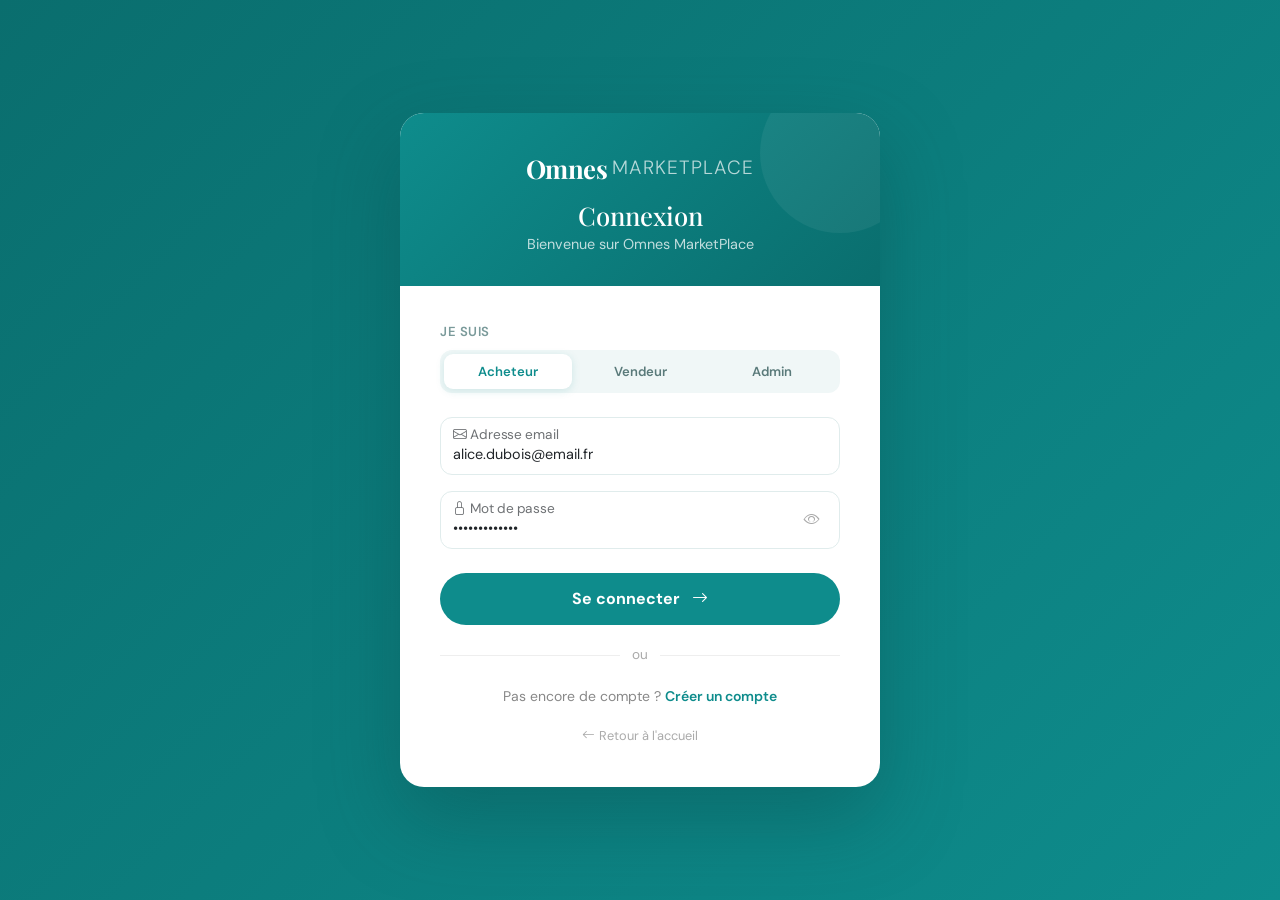
<file: Front/login.html>
<!DOCTYPE html>
<html lang="fr">
<head>
    <!-- 
         login.html — Page de connexion
         Formulaire de connexion avec sélection du rôle
         (Acheteur / Vendeur / Admin).
     -->
    <meta charset="UTF-8">
    <meta name="viewport" content="width=device-width, initial-scale=1.0">
    <title>Connexion — Omnes MarketPlace</title>
    <link href="https://cdn.jsdelivr.net/npm/bootstrap@5.3.3/dist/css/bootstrap.min.css" rel="stylesheet">
    <link href="https://cdn.jsdelivr.net/npm/bootstrap-icons@1.11.3/font/bootstrap-icons.css" rel="stylesheet">
    <!-- Google Fonts pour la page de connexion (auto-contenu, pas de layout.js) -->
    <link href="https://fonts.googleapis.com/css2?family=Playfair+Display:wght@600;700&family=DM+Sans:wght@300;400;500;600&display=swap" rel="stylesheet">

    <style>
        /*  Variables CSS  */
        :root {
            --primary:      #0e8c8c;
            --primary-dark: #0a6e6e;
            --primary-pale: #e0f5f5;
            --accent:       #f7a800;
        }

        /*  Corps centré sur fond dégradé  */
        body {
            font-family: 'DM Sans', sans-serif;
            background: linear-gradient(135deg, var(--primary-dark), var(--primary));
            min-height: 100vh;
            display: flex;
            align-items: center;
            justify-content: center;
            padding: 20px;
        }

        /*  Carte de connexion  */
        .login-card {
            background: white;
            border-radius: 24px;
            overflow: hidden;
            box-shadow: 0 32px 80px rgba(10,70,70,.35);
            width: 100%;
            max-width: 480px;
        }

        /*  En-tête de la carte (fond dégradé)  */
        .login-header {
            background: linear-gradient(135deg, var(--primary), var(--primary-dark));
            padding: 36px 40px 30px;
            text-align: center;
            position: relative;
            overflow: hidden;
        }
        /* Cercle décoratif en arrière-plan du header */
        .login-header::before {
            content: '';
            position: absolute;
            top: -40px; right: -40px;
            width: 160px; height: 160px;
            border-radius: 50%;
            background: rgba(255,255,255,.06);
        }
        .login-header h1 {
            font-family: 'Playfair Display', serif;
            color: white;
            font-size: 1.6rem;
            margin: 12px 0 4px;
        }
        .login-header p {
            color: rgba(255,255,255,.75);
            font-size: .9rem;
            margin: 0;
        }

        /*  Corps du formulaire  */
        .login-body { padding: 36px 40px 40px; }

        /*  Champs de formulaire Bootstrap flottants  */
        .form-floating .form-control {
            border: 1.5px solid #e0ecec;
            border-radius: 12px;
            font-size: .9rem;
        }
        .form-floating .form-control:focus {
            border-color: var(--primary);
            box-shadow: 0 0 0 3px rgba(14,140,140,.12);
        }

        /*  Onglets de sélection du rôle  */
        .role-tabs {
            display: flex;
            background: #f0f7f7;
            border-radius: 12px;
            padding: 4px;
            gap: 4px;
        }
        .role-tab {
            flex: 1;
            padding: 8px;
            text-align: center;
            border-radius: 9px;
            cursor: pointer;
            font-size: .82rem;
            font-weight: 600;
            color: #5a7a7a;
            transition: all .2s;
            border: none;
            background: none;
        }
        .role-tab.active {
            background: white;
            color: var(--primary);
            box-shadow: 0 2px 8px rgba(14,140,140,.15);
        }

        /*  Bouton de connexion principal  */
        .btn-login {
            background: var(--primary);
            color: white;
            border: none;
            width: 100%;
            padding: 14px;
            border-radius: 50px;
            font-weight: 700;
            font-size: 1rem;
            transition: all .2s;
            margin-top: 8px;
            cursor: pointer;
        }
        .btn-login:hover {
            background: var(--primary-dark);
            transform: translateY(-1px);
            box-shadow: 0 6px 20px rgba(14,140,140,.3);
        }

        /*  Séparateur "ou"  */
        .divider {
            display: flex;
            align-items: center;
            gap: 12px;
            margin: 20px 0;
            color: #aaa;
            font-size: .85rem;
        }
        .divider::before, .divider::after {
            content: '';
            flex: 1;
            height: 1px;
            background: #eee;
        }
    </style>
</head>
<body>

<!-- 
     CARTE DE CONNEXION
     Page isolée sans navbar/footer (layout.js non utilisé).
 -->
<div class="login-card">

    <!-- En-tête avec logo texte stylisé -->
    <div class="login-header">
        <!-- Logo texte "OmnesMarketPlace" en version login -->
        <div style="display:flex;align-items:center;justify-content:center;margin-bottom:8px;">
            <span style="font-family:'Playfair Display',serif;font-weight:700;font-size:1.6rem;color:white;letter-spacing:-0.5px;">Omnes</span>
            <span style="font-family:'DM Sans',sans-serif;font-weight:300;font-size:1.2rem;color:rgba(255,255,255,.7);letter-spacing:1px;text-transform:uppercase;margin-left:5px;">MarketPlace</span>
        </div>
        <h1>Connexion</h1>
        <p>Bienvenue sur Omnes MarketPlace</p>
    </div>

    <div class="login-body">
        <!-- Sélection du rôle avant connexion -->
        <p style="font-size:.82rem;color:#7a9a9a;font-weight:600;text-transform:uppercase;letter-spacing:.5px;margin-bottom:8px;">Je suis</p>
        <div class="role-tabs mb-4">
            <!-- Onglet Acheteur (actif par défaut) -->
            <button class="role-tab active" onclick="setRole(this,'acheteur')"> Acheteur</button>
            <!-- Onglet Vendeur -->
            <button class="role-tab" onclick="setRole(this,'vendeur')"> Vendeur</button>
            <!-- Onglet Administrateur -->
            <button class="role-tab" onclick="setRole(this,'admin')"> Admin</button>
        </div>

        <!-- Champ email avec label flottant Bootstrap -->
        <div class="form-floating mb-3">
            <input type="email" class="form-control" id="email" placeholder="Email" value="alice.dubois@email.fr">
            <label for="email"><i class="bi bi-envelope me-1"></i>Adresse email</label>
        </div>

        <!-- Champ mot de passe avec bouton afficher/masquer -->
        <div class="form-floating mb-3 position-relative">
            <input type="password" class="form-control" id="password" placeholder="Mot de passe" value="Acheteur1234!">
            <label for="password"><i class="bi bi-lock me-1"></i>Mot de passe</label>
            <!-- Bouton toggle visibilité du mot de passe -->
            <button onclick="togglePass()" style="position:absolute;right:14px;top:50%;transform:translateY(-50%);background:none;border:none;color:#aaa;" title="Afficher/masquer le mot de passe">
                <i class="bi bi-eye" id="eyeIcon"></i>
            </button>
        </div>

        <!-- Bouton de connexion — redirige vers l'accueil en démo -->
        <button class="btn-login" onclick="window.location='index.html'">
            Se connecter <i class="bi bi-arrow-right ms-2"></i>
        </button>

        <!-- Séparateur -->
        <div class="divider">ou</div>

        <!-- Lien vers la page d'inscription -->
        <div class="text-center">
            <p style="color:#888;font-size:.875rem;margin:0;">Pas encore de compte ?
                <a href="register.html" style="color:var(--primary);font-weight:600;text-decoration:none;">Créer un compte</a>
            </p>
        </div>
        <!-- Lien retour à l'accueil -->
        <div class="text-center mt-3">
            <a href="index.html" style="color:#aaa;font-size:.8rem;text-decoration:none;">
                <i class="bi bi-arrow-left me-1"></i>Retour à l'accueil
            </a>
        </div>
    </div>
</div>

<script src="https://cdn.jsdelivr.net/npm/bootstrap@5.3.3/dist/js/bootstrap.bundle.min.js"></script>
<script>
/**
 * setRole(btn, role) — Change le rôle sélectionné.
 * Met à jour les onglets et pré-remplit l'email + mot de passe.
 * En production : ce serait géré par le backend selon le compte.
 *
 * @param {HTMLElement} btn  - Bouton d'onglet cliqué
 * @param {string}      role - Rôle : 'acheteur' | 'vendeur' | 'admin'
 */
function setRole(btn, role) {
    /* Réinitialisation des onglets */
    document.querySelectorAll('.role-tab').forEach(b => b.classList.remove('active'));
    btn.classList.add('active');

    /* Emails de démonstration par rôle */
    const emails = {
        acheteur: 'alice.dubois@email.fr',
        vendeur:  'marc.martin@email.fr',
        admin:    'admin@omnes-marketplace.fr',
    };
    /* Mots de passe de démonstration par rôle */
    const passes = {
        acheteur: 'Acheteur1234!',
        vendeur:  'Vendeur1234!',
        admin:    'Admin1234!',
    };
    document.getElementById('email').value    = emails[role];
    document.getElementById('password').value = passes[role];
}

/**
 * togglePass() — Bascule l'affichage du mot de passe.
 * Change le type du champ entre "password" et "text".
 */
function togglePass() {
    const p = document.getElementById('password');
    const i = document.getElementById('eyeIcon');
    p.type   = p.type === 'password' ? 'text' : 'password';
    i.className = p.type === 'password' ? 'bi bi-eye' : 'bi bi-eye-slash';
}
</script>
</body>
</html>
</file>
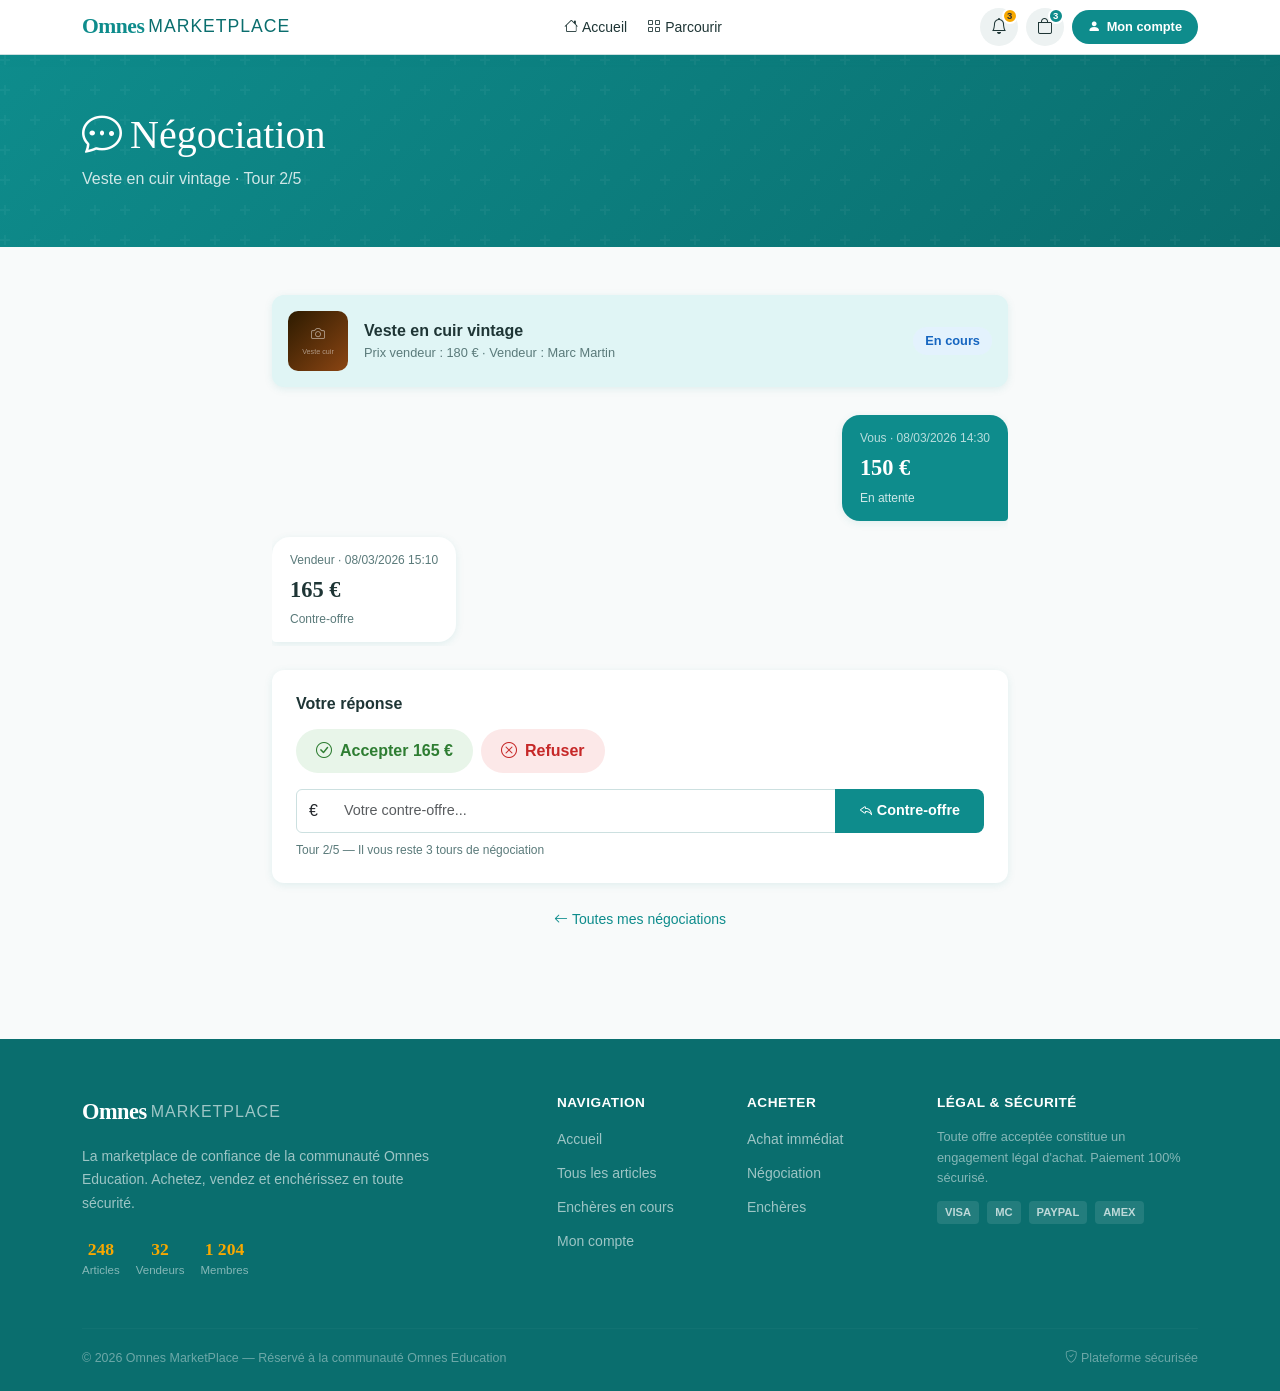
<file: Front/negotiation.html>
<!DOCTYPE html>
<html lang="fr">
<head>
    <!-- 
         negotiation.html — Interface de négociation
         Fil de discussion acheteur/vendeur avec offres
         et contre-offres (max 5 tours).
     -->
    <meta charset="UTF-8">
    <meta name="viewport" content="width=device-width, initial-scale=1.0">
    <title>Négociation — Omnes MarketPlace</title>
    <link href="https://cdn.jsdelivr.net/npm/bootstrap@5.3.3/dist/css/bootstrap.min.css" rel="stylesheet">
    <link href="https://cdn.jsdelivr.net/npm/bootstrap-icons@1.11.3/font/bootstrap-icons.css" rel="stylesheet">
    <link href="css/style.css" rel="stylesheet">
</head>
<body>

<!-- Navbar partagée -->
<script src="js/layout.js"></script>
<script>renderNavbar('');</script>

<!-- Bandeau de page avec titre et contexte -->
<div class="page-hero">
    <div class="container">
        <h1 class="mt-2"><i class="bi bi-chat-dots me-2"></i>Négociation</h1>
        <!-- Sous-titre : nom de l'article + tour actuel -->
        <p style="color:rgba(255,255,255,.8);">Veste en cuir vintage · Tour 2/5</p>
    </div>
</div>

<div class="container py-5">
    <div class="row justify-content-center">
        <div class="col-lg-8">

            <!-- 
                 ARTICLE EN NÉGOCIATION
                 Bannière résumant l'article concerné.
             -->
            <div class="card-omnes p-3 mb-4 d-flex align-items-center gap-3" style="background:var(--primary-pale);">
                <!-- PLACEHOLDER IMAGE — Remplacer par <img src="images/veste-cuir.jpg" ...> -->
                <div style="width:60px;height:60px;background:linear-gradient(135deg,#2d1b00,#8b4513);border-radius:10px;display:flex;flex-direction:column;align-items:center;justify-content:center;gap:2px;flex-shrink:0;">
                    <i class="bi bi-camera" style="color:rgba(255,255,255,.5);font-size:.9rem;"></i>
                    <span style="color:rgba(255,255,255,.5);font-size:.45rem;text-align:center;">Veste cuir</span>
                </div>
                <div class="flex-grow-1">
                    <div style="font-weight:700;">Veste en cuir vintage</div>
                    <div style="font-size:.8rem;color:var(--text-muted);">Prix vendeur : 180 € · Vendeur : Marc Martin</div>
                </div>
                <!-- Badge statut de la négociation -->
                <span style="background:#e3f2fd;color:#1565c0;padding:4px 12px;border-radius:50px;font-size:.8rem;font-weight:700;">En cours</span>
            </div>

            <!-- 
                 FIL DE DISCUSSION
                 Messages alternés : acheteur (droite) / vendeur (gauche)
             -->
            <div class="mb-4 d-flex flex-column gap-3" style="max-height:400px;overflow-y:auto;padding:4px 0;">

                <!-- Offre de l'acheteur (bulle droite, fond primaire) -->
                <div class="d-flex justify-content-end">
                    <div style="max-width:70%;background:var(--primary);color:white;border-radius:18px 18px 4px 18px;padding:14px 18px;box-shadow:var(--shadow-sm);">
                        <div style="font-size:.75rem;opacity:.7;margin-bottom:4px;">Vous · 08/03/2026 14:30</div>
                        <!-- Montant proposé -->
                        <div style="font-family:'Playfair Display',serif;font-size:1.4rem;font-weight:700;">150 €</div>
                        <div style="font-size:.75rem;margin-top:4px;opacity:.8;">En attente</div>
                    </div>
                </div>

                <!-- Contre-offre du vendeur (bulle gauche, fond blanc) -->
                <div class="d-flex justify-content-start">
                    <div style="max-width:70%;background:white;color:var(--text);border-radius:18px 18px 18px 4px;padding:14px 18px;box-shadow:var(--shadow-sm);">
                        <div style="font-size:.75rem;color:var(--text-muted);margin-bottom:4px;">Vendeur · 08/03/2026 15:10</div>
                        <!-- Montant contre-proposé -->
                        <div style="font-family:'Playfair Display',serif;font-size:1.4rem;font-weight:700;">165 €</div>
                        <div style="font-size:.75rem;margin-top:4px;color:var(--text-muted);">Contre-offre</div>
                    </div>
                </div>
            </div>

            <!-- 
                 ACTIONS DE RÉPONSE
                 Accepter / Refuser / Contre-offre
             -->
            <div class="card-omnes p-4">
                <h6 style="font-weight:700;margin-bottom:16px;">Votre réponse</h6>

                <!-- Boutons Accepter / Refuser -->
                <div class="d-flex gap-2 mb-3 flex-wrap">
                    <!-- Accepter l'offre actuelle du vendeur (165€) -->
                    <button onclick="acceptOffer()" class="btn" style="background:#e8f5e9;color:#2e7d32;border:none;border-radius:50px;padding:10px 20px;font-weight:700;">
                        <i class="bi bi-check-circle me-2"></i>Accepter 165 €
                    </button>
                    <!-- Refuser sans contre-offre -->
                    <button class="btn" style="background:#fce8e8;color:#c62828;border:none;border-radius:50px;padding:10px 20px;font-weight:700;">
                        <i class="bi bi-x-circle me-2"></i>Refuser
                    </button>
                </div>

                <!-- Champ de contre-offre libre -->
                <div class="input-group">
                    <span class="input-group-text" style="background:white;border:1.5px solid var(--border);">€</span>
                    <input type="number" class="form-control form-control-omnes" placeholder="Votre contre-offre..." style="border-left:none;" id="counterInput">
                    <button onclick="sendCounter()" class="btn btn-primary-omnes" style="border-radius:0 var(--radius-sm) var(--radius-sm) 0;">
                        <i class="bi bi-reply me-1"></i>Contre-offre
                    </button>
                </div>
                <!-- Info : tours restants -->
                <small style="color:var(--text-muted);font-size:.75rem;margin-top:8px;display:block;">
                    Tour 2/5 — Il vous reste 3 tours de négociation
                </small>
            </div>

            <!-- Lien retour liste des négociations -->
            <div class="mt-4 text-center">
                <a href="articles.html" style="color:var(--primary);font-size:.875rem;text-decoration:none;">
                    <i class="bi bi-arrow-left me-1"></i>Toutes mes négociations
                </a>
            </div>
        </div>
    </div>
</div>

<!-- 
     MODALE DE SUCCÈS
     Affichée quand l'acheteur accepte l'offre.
     Redirection automatique vers le panier après 3s.
 -->
<div id="successModal" style="display:none;position:fixed;inset:0;background:rgba(0,0,0,.5);z-index:9999;align-items:center;justify-content:center;">
    <div style="background:white;border-radius:24px;padding:40px;text-align:center;max-width:400px;width:90%;box-shadow:0 32px 80px rgba(0,0,0,.3);">
        <div style="font-size:4rem;margin-bottom:16px;"></div>
        <h3 style="font-family:'Playfair Display',serif;margin-bottom:8px;">Accord conclu !</h3>
        <p style="color:var(--text-muted);margin-bottom:24px;">Vous avez accepté l'offre à <strong>165 €</strong>. Cet achat est désormais un engagement légal.</p>
        <a href="cart.html" class="btn-primary-omnes btn px-4">Procéder au paiement</a>
    </div>
</div>

<script>
/**
 * acceptOffer() — L'acheteur accepte la dernière contre-offre du vendeur.
 * Affiche la modale de succès, puis redirige vers le panier après 3s.
 * En production : appeler POST /api/negotiations/{id}/accept
 */
function acceptOffer() {
    const modal = document.getElementById('successModal');
    modal.style.display = 'flex';
    setTimeout(() => {
        modal.style.display = 'none';
        window.location = 'cart.html';
    }, 3000);
}

/**
 * sendCounter() — Envoie une contre-offre de l'acheteur au vendeur.
 * En production : appeler POST /api/negotiations/{id}/counter avec le montant.
 */
function sendCounter() {
    const value = document.getElementById('counterInput').value;
    if (!value) return;
    alert('Contre-offre de ' + value + ' € envoyée !');
}
</script>

<!-- Footer partagé -->
<script>renderFooter();</script>
</body>
</html>
</file>
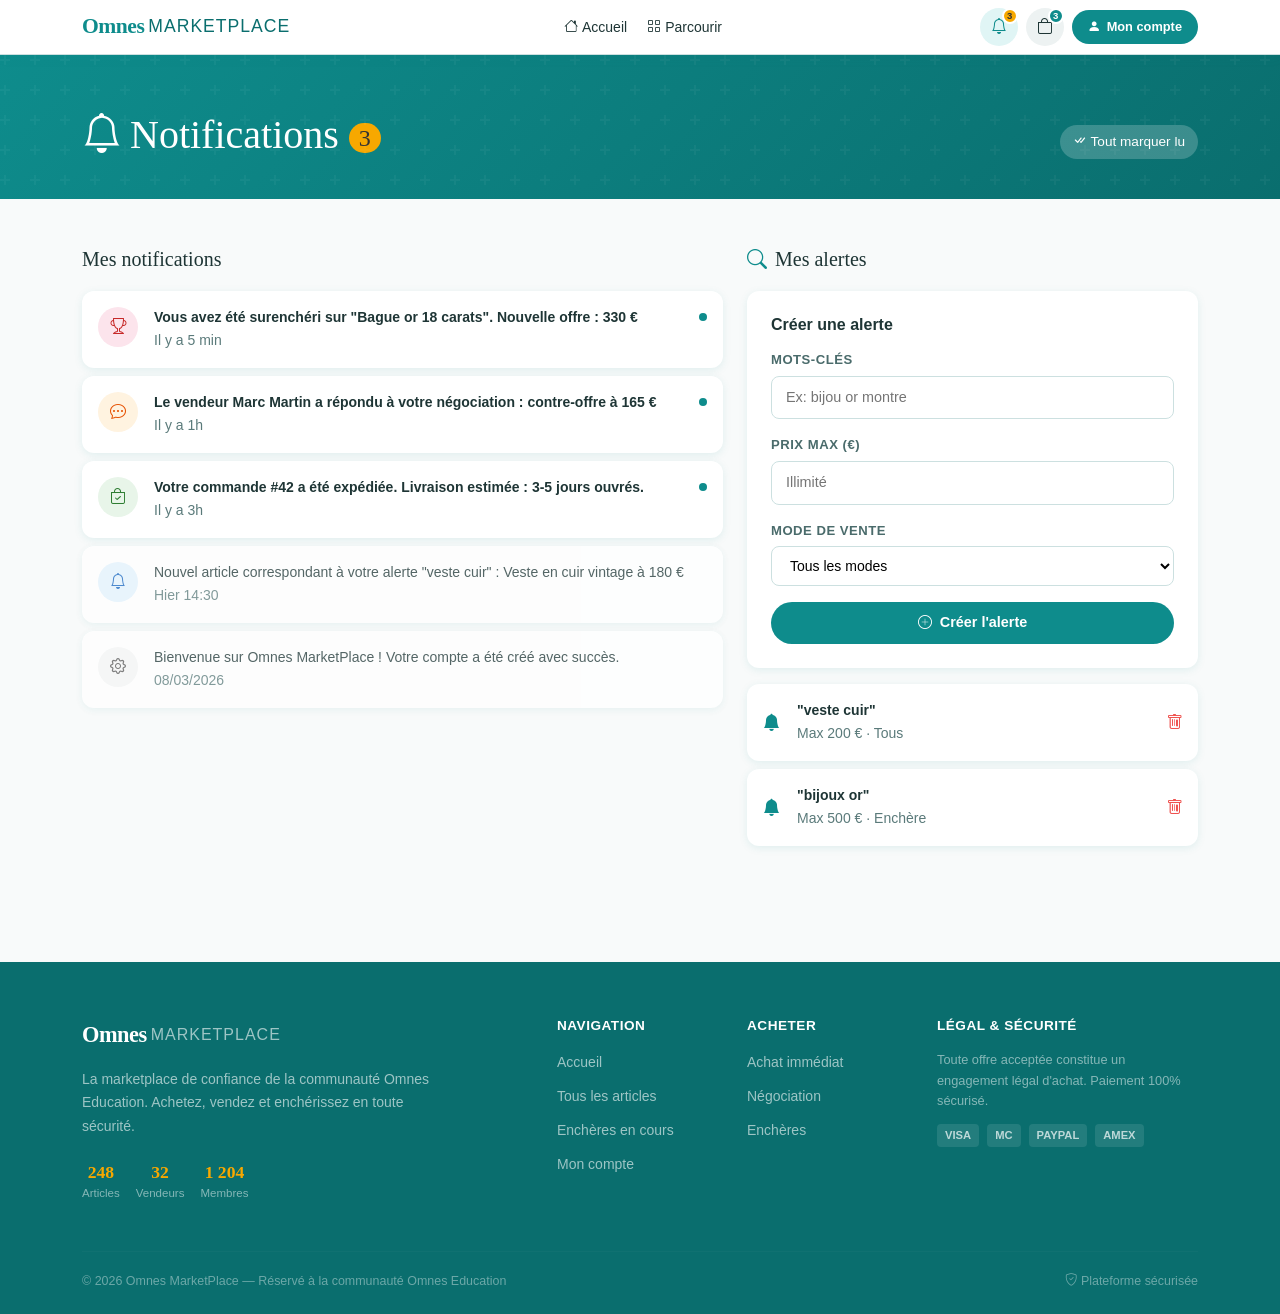
<file: Front/notifications.html>
<!DOCTYPE html>
<html lang="fr">
<head>
    <!-- 
         notifications.html — Centre de notifications
         Affiche les notifications de l'utilisateur
         et permet de créer des alertes de recherche.
     -->
    <meta charset="UTF-8">
    <meta name="viewport" content="width=device-width, initial-scale=1.0">
    <title>Notifications — Omnes MarketPlace</title>
    <link href="https://cdn.jsdelivr.net/npm/bootstrap@5.3.3/dist/css/bootstrap.min.css" rel="stylesheet">
    <link href="https://cdn.jsdelivr.net/npm/bootstrap-icons@1.11.3/font/bootstrap-icons.css" rel="stylesheet">
    <link href="css/style.css" rel="stylesheet">
</head>
<body>

<!-- Navbar partagée — actif : 'notifications' -->
<script src="js/layout.js"></script>
<script>renderNavbar('notifications');</script>

<!-- Bandeau de page -->
<div class="page-hero">
    <div class="container">
        <div class="d-flex justify-content-between align-items-end mt-2">
            <!-- Titre avec badge du nombre de notifications non lues -->
            <h1 class="mb-0">
                <i class="bi bi-bell me-2"></i>Notifications
                <span style="font-size:.6em;background:var(--accent);color:#333;padding:2px 10px;border-radius:50px;vertical-align:middle;">3</span>
            </h1>
            <!-- Bouton "tout marquer comme lu" -->
            <button onclick="markAll()" class="btn" style="background:rgba(255,255,255,.2);color:white;border-radius:50px;font-size:.85rem;">
                <i class="bi bi-check-all me-1"></i>Tout marquer lu
            </button>
        </div>
    </div>
</div>

<div class="container py-5">
    <div class="row g-4">

        <!--  LISTE DES NOTIFICATIONS  -->
        <div class="col-lg-7">
            <h5 style="font-family:'Playfair Display',serif;margin-bottom:20px;">Mes notifications</h5>
            <!-- Remplie dynamiquement par JS -->
            <div id="notifList"></div>
        </div>

        <!--  SYSTÈME D'ALERTES  -->
        <div class="col-lg-5">
            <h5 style="font-family:'Playfair Display',serif;margin-bottom:20px;">
                <i class="bi bi-search me-2" style="color:var(--primary);"></i>Mes alertes
            </h5>

            <!-- Formulaire de création d'alerte -->
            <div class="card-omnes p-4 mb-3">
                <h6 style="font-weight:700;margin-bottom:16px;">Créer une alerte</h6>
                <!-- Mots-clés de recherche -->
                <div class="mb-3">
                    <label class="form-label-omnes">Mots-clés</label>
                    <input type="text" class="form-control-omnes" placeholder="Ex: bijou or montre">
                </div>
                <!-- Prix maximum pour l'alerte -->
                <div class="mb-3">
                    <label class="form-label-omnes">Prix max (€)</label>
                    <input type="number" class="form-control-omnes" placeholder="Illimité">
                </div>
                <!-- Filtre sur le mode de vente -->
                <div class="mb-3">
                    <label class="form-label-omnes">Mode de vente</label>
                    <select class="form-select-omnes">
                        <option>Tous les modes</option>
                        <option>Achat immédiat</option>
                        <option>Négociation</option>
                        <option>Enchère</option>
                    </select>
                </div>
                <!-- Bouton créer l'alerte -->
                <button onclick="addAlert()" class="btn-primary-omnes btn w-100">
                    <i class="bi bi-plus-circle me-2"></i>Créer l'alerte
                </button>
            </div>

            <!-- Alertes existantes — remplies par JS -->
            <div id="alertList"></div>
        </div>
    </div>
</div>

<!-- 
     SCRIPTS : Génération des notifications et alertes
 -->
<script>
/**
 * Données de notifications de l'utilisateur.
 * Types : enchere | negociation | commande | alerte | systeme
 * unread:true = notification non lue (affichée en gras + point bleu)
 */
const notifs = [
    {
        type:  'enchere',
        icon:  'bi-trophy',
        color: '#c62828',
        bg:    '#fce4ec',
        msg:   'Vous avez été surenchéri sur "Bague or 18 carats". Nouvelle offre : 330 €',
        time:  'Il y a 5 min',
        unread: true,
    },
    {
        type:  'negociation',
        icon:  'bi-chat-dots',
        color: '#e65100',
        bg:    '#fff3e0',
        msg:   'Le vendeur Marc Martin a répondu à votre négociation : contre-offre à 165 €',
        time:  'Il y a 1h',
        unread: true,
    },
    {
        type:  'commande',
        icon:  'bi-bag-check',
        color: '#2e7d32',
        bg:    '#e8f5e9',
        msg:   'Votre commande #42 a été expédiée. Livraison estimée : 3-5 jours ouvrés.',
        time:  'Il y a 3h',
        unread: true,
    },
    {
        type:  'alerte',
        icon:  'bi-bell',
        color: '#1565c0',
        bg:    '#e3f2fd',
        msg:   'Nouvel article correspondant à votre alerte "veste cuir" : Veste en cuir vintage à 180 €',
        time:  'Hier 14:30',
        unread: false,
    },
    {
        type:  'systeme',
        icon:  'bi-gear',
        color: '#555',
        bg:    '#f5f5f5',
        msg:   'Bienvenue sur Omnes MarketPlace ! Votre compte a été créé avec succès.',
        time:  '08/03/2026',
        unread: false,
    },
];

/* Génération des cartes de notification */
const notifList = document.getElementById('notifList');
notifs.forEach(n => {
    notifList.innerHTML += `
    <div class="card-omnes p-3 mb-2 d-flex align-items-start gap-3 ${n.unread ? '' : 'opacity-75'} fade-in">
        <!-- Icône colorée selon le type -->
        <div style="width:40px;height:40px;background:${n.bg};border-radius:50%;display:flex;align-items:center;justify-content:center;flex-shrink:0;">
            <i class="bi ${n.icon}" style="color:${n.color};"></i>
        </div>
        <div class="flex-grow-1">
            <!-- Texte de la notification -->
            <p style="margin:0;font-size:.875rem;${n.unread ? 'font-weight:600;' : ''}">${n.msg}</p>
            <small style="color:var(--text-muted);">${n.time}</small>
        </div>
        <!-- Point bleu = non lue -->
        ${n.unread ? '<span style="width:8px;height:8px;background:var(--primary);border-radius:50%;flex-shrink:0;margin-top:6px;"></span>' : ''}
    </div>`;
});

/**
 * Alertes actives de l'utilisateur.
 * Chaque alerte déclenche une notification quand un article correspond.
 */
const alerts = [
    {mots:'veste cuir', prixMax:'200 €', mode:'Tous'},
    {mots:'bijoux or',  prixMax:'500 €', mode:'Enchère'},
];

/* Génération des cartes d'alerte */
const alertList = document.getElementById('alertList');
alerts.forEach(a => {
    alertList.innerHTML += `
    <div class="card-omnes p-3 mb-2 d-flex align-items-center gap-3">
        <i class="bi bi-bell-fill" style="color:var(--primary);font-size:1.1rem;"></i>
        <div class="flex-grow-1">
            <div style="font-weight:600;font-size:.875rem;">"${a.mots}"</div>
            <small style="color:var(--text-muted);">Max ${a.prixMax} · ${a.mode}</small>
        </div>
        <!-- Bouton supprimer l'alerte -->
        <button onclick="this.closest('.card-omnes').remove()" style="background:none;border:none;color:#ef5350;padding:0;cursor:pointer;" title="Supprimer l'alerte">
            <i class="bi bi-trash"></i>
        </button>
    </div>`;
});

/**
 * markAll() — Marque toutes les notifications comme lues.
 * Retire le gras et les points bleus de toutes les notifs.
 * En production : appeler PATCH /api/notifications/read-all
 */
function markAll() {
    document.querySelectorAll('#notifList .card-omnes p[style*="font-weight:600"]')
        .forEach(el => el.style.fontWeight = '400');
    document.querySelectorAll('#notifList span[style*="background:var(--primary)"]')
        .forEach(el => el.remove());
}

/**
 * addAlert() — Crée une nouvelle alerte de recherche.
 * En production : appeler POST /api/alerts avec les critères.
 */
function addAlert() {
    alert('Alerte créée avec succès !');
}
</script>

<!-- Footer partagé -->
<script>renderFooter();</script>
</body>
</html>
</file>
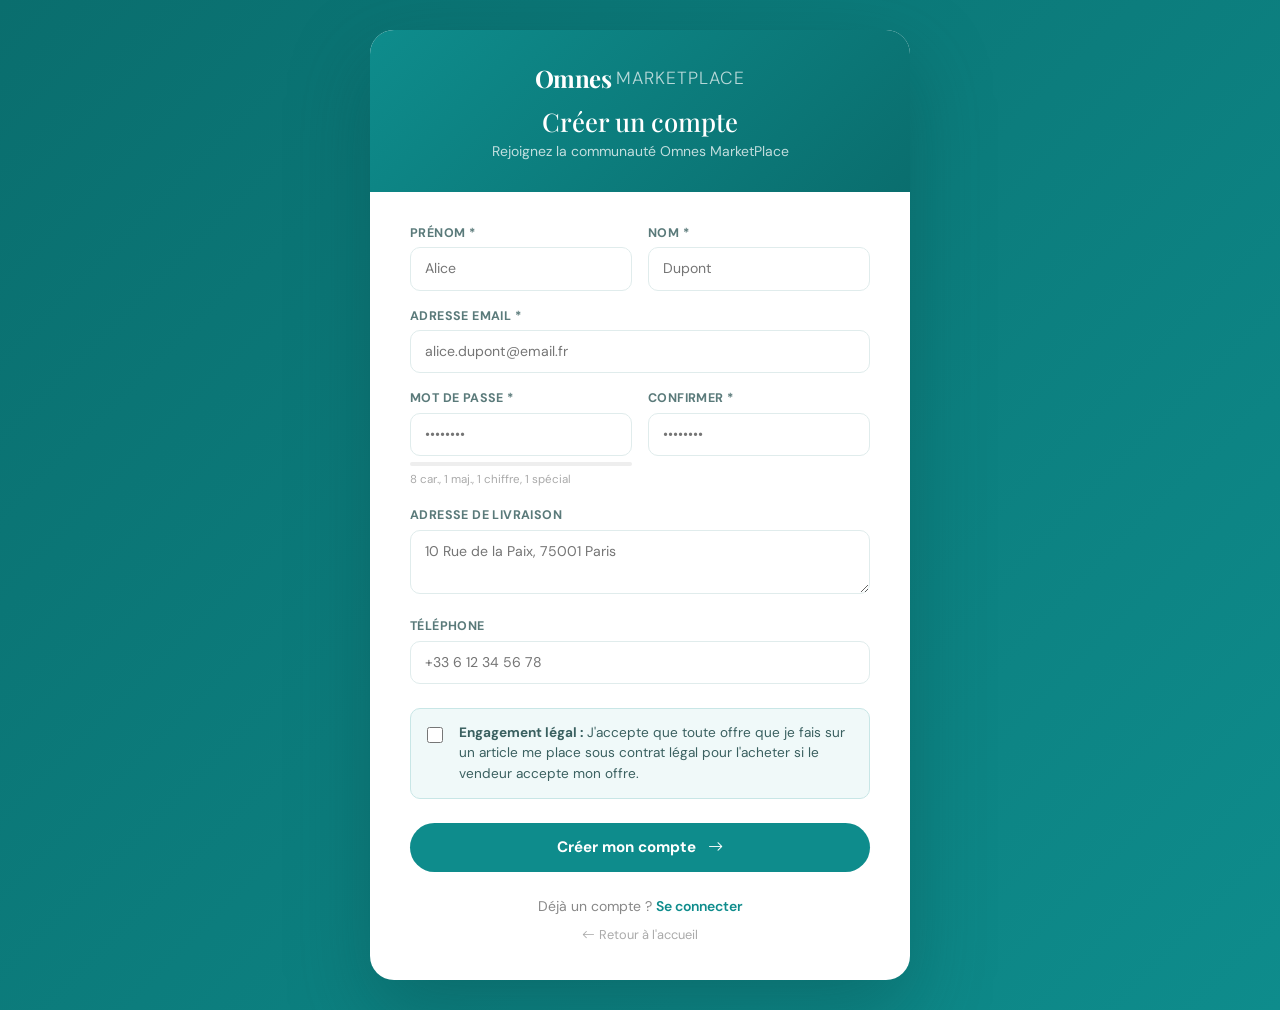
<file: Front/register.html>
<!DOCTYPE html>
<html lang="fr">
<head>
    <!-- 
         register.html — Page d'inscription
         Formulaire de création de compte avec :
         - Infos personnelles (prénom, nom, email)
         - Mot de passe avec indicateur de force
         - Adresse de livraison + téléphone
         - Clause d'engagement légal obligatoire
     -->
    <meta charset="UTF-8">
    <meta name="viewport" content="width=device-width, initial-scale=1.0">
    <title>Inscription — Omnes MarketPlace</title>
    <link href="https://cdn.jsdelivr.net/npm/bootstrap@5.3.3/dist/css/bootstrap.min.css" rel="stylesheet">
    <link href="https://cdn.jsdelivr.net/npm/bootstrap-icons@1.11.3/font/bootstrap-icons.css" rel="stylesheet">
    <link href="https://fonts.googleapis.com/css2?family=Playfair+Display:wght@600;700&family=DM+Sans:wght@300;400;500;600&display=swap" rel="stylesheet">

    <style>
        /*  Variables CSS  */
        :root {
            --primary:      #0e8c8c;
            --primary-dark: #0a6e6e;
            --accent:       #f7a800;
        }

        /*  Corps centré sur fond dégradé  */
        body {
            font-family: 'DM Sans', sans-serif;
            background: linear-gradient(135deg, var(--primary-dark), var(--primary));
            min-height: 100vh;
            display: flex;
            align-items: center;
            justify-content: center;
            padding: 30px 20px;
        }

        /*  Carte d'inscription  */
        .card {
            border-radius: 24px;
            overflow: hidden;
            box-shadow: 0 32px 80px rgba(10,70,70,.35);
            border: none;
            width: 100%;
            max-width: 540px;
        }

        /*  En-tête de la carte  */
        .register-header {
            background: linear-gradient(135deg, var(--primary), var(--primary-dark));
            padding: 30px 40px;
            text-align: center;
        }
        .register-header h1 {
            font-family: 'Playfair Display', serif;
            color: white;
            font-size: 1.6rem;
            margin: 10px 0 4px;
        }
        .register-header p {
            color: rgba(255,255,255,.75);
            font-size: .875rem;
            margin: 0;
        }

        /*  Corps du formulaire  */
        .register-body { padding: 32px 40px 36px; }

        /*  Champs de formulaire  */
        .fc {
            border: 1.5px solid #e0ecec;
            border-radius: 10px;
            padding: 10px 14px;
            font-size: .88rem;
            width: 100%;
            font-family: 'DM Sans', sans-serif;
            transition: border-color .2s;
        }
        .fc:focus {
            border-color: var(--primary);
            box-shadow: 0 0 0 3px rgba(14,140,140,.12);
            outline: none;
        }

        /*  Labels de champ  */
        .fl {
            font-size: .78rem;
            font-weight: 700;
            color: #5a7a7a;
            text-transform: uppercase;
            letter-spacing: .4px;
            margin-bottom: 5px;
            display: block;
        }

        /*  Bouton d'inscription  */
        .btn-register {
            background: var(--primary);
            color: white;
            border: none;
            width: 100%;
            padding: 13px;
            border-radius: 50px;
            font-weight: 700;
            font-size: .95rem;
            transition: all .2s;
            cursor: pointer;
        }
        .btn-register:hover {
            background: var(--primary-dark);
            transform: translateY(-1px);
        }

        /*  Barre indicateur de force du mot de passe  */
        .pass-bar {
            height: 4px;
            border-radius: 2px;
            margin-top: 6px;
            background: #eee;
            overflow: hidden;
        }
        .pass-bar-fill {
            height: 100%;
            border-radius: 2px;
            transition: all .3s;
            width: 0;
        }

        /*  Encart clause légale  */
        .clause-box {
            background: #f0f9f9;
            border: 1.5px solid #c8e6e6;
            border-radius: 10px;
            padding: 14px 16px;
            font-size: .85rem;
            color: #3a6060;
            line-height: 1.5;
        }
    </style>
</head>
<body>

<!-- 
     CARTE D'INSCRIPTION
     Page isolée sans navbar/footer.
 -->
<div class="card">

    <!-- En-tête avec logo texte stylisé -->
    <div class="register-header">
        <!-- Logo texte "OmnesMarketPlace" version register -->
        <div style="display:flex;align-items:center;justify-content:center;margin-bottom:8px;">
            <span style="font-family:'Playfair Display',serif;font-weight:700;font-size:1.5rem;color:white;letter-spacing:-0.5px;">Omnes</span>
            <span style="font-family:'DM Sans',sans-serif;font-weight:300;font-size:1.1rem;color:rgba(255,255,255,.7);letter-spacing:1px;text-transform:uppercase;margin-left:5px;">MarketPlace</span>
        </div>
        <h1>Créer un compte</h1>
        <p>Rejoignez la communauté Omnes MarketPlace</p>
    </div>

    <div class="register-body">

        <!-- Prénom + Nom côte à côte -->
        <div class="row g-3 mb-3">
            <div class="col-6">
                <label class="fl">Prénom *</label>
                <input type="text" class="fc" placeholder="Alice">
            </div>
            <div class="col-6">
                <label class="fl">Nom *</label>
                <input type="text" class="fc" placeholder="Dupont">
            </div>
        </div>

        <!-- Email de connexion -->
        <div class="mb-3">
            <label class="fl">Adresse email *</label>
            <input type="email" class="fc" placeholder="alice.dupont@email.fr">
        </div>

        <!-- Mot de passe avec indicateur de force + confirmation -->
        <div class="row g-3 mb-3">
            <div class="col-6">
                <label class="fl">Mot de passe *</label>
                <!-- oninput déclenche checkStrength() pour évaluer la robustesse -->
                <input type="password" class="fc" id="passInput" placeholder="••••••••" oninput="checkStrength(this.value)">
                <!-- Barre colorée de force du mot de passe -->
                <div class="pass-bar">
                    <div class="pass-bar-fill" id="passBar"></div>
                </div>
                <!-- Texte indicatif (critères ou niveau) -->
                <small id="passHint" style="font-size:.72rem;color:#aaa;">8 car., 1 maj., 1 chiffre, 1 spécial</small>
            </div>
            <div class="col-6">
                <label class="fl">Confirmer *</label>
                <input type="password" class="fc" placeholder="••••••••">
            </div>
        </div>

        <!-- Adresse de livraison -->
        <div class="mb-3">
            <label class="fl">Adresse de livraison</label>
            <textarea class="fc" rows="2" placeholder="10 Rue de la Paix, 75001 Paris"></textarea>
        </div>

        <!-- Numéro de téléphone -->
        <div class="mb-4">
            <label class="fl">Téléphone</label>
            <input type="tel" class="fc" placeholder="+33 6 12 34 56 78">
        </div>

        <!--  CLAUSE D'ENGAGEMENT LÉGAL  -->
        <!-- Obligatoire : l'utilisateur doit cocher avant de créer son compte -->
        <div class="clause-box mb-4">
            <label class="d-flex gap-3 align-items-start" style="cursor:pointer;">
                <input type="checkbox" class="mt-1 flex-shrink-0" style="width:16px;height:16px;accent-color:var(--primary);">
                <span>
                    <strong>Engagement légal :</strong>
                    J'accepte que toute offre que je fais sur un article me place sous contrat légal pour l'acheter si le vendeur accepte mon offre.
                </span>
            </label>
        </div>

        <!-- Bouton de création de compte — redirige vers l'accueil en démo -->
        <button class="btn-register" onclick="window.location='index.html'">
            Créer mon compte <i class="bi bi-arrow-right ms-2"></i>
        </button>

        <!-- Lien connexion + retour accueil -->
        <div class="text-center mt-4">
            <p style="color:#888;font-size:.875rem;margin:0;">Déjà un compte ?
                <a href="login.html" style="color:var(--primary);font-weight:600;text-decoration:none;">Se connecter</a>
            </p>
            <a href="index.html" style="color:#aaa;font-size:.8rem;text-decoration:none;display:block;margin-top:8px;">
                <i class="bi bi-arrow-left me-1"></i>Retour à l'accueil
            </a>
        </div>
    </div>
</div>

<script>
/**
 * checkStrength(val) — Évalue la force du mot de passe en temps réel.
 * Critères : longueur ≥8, 1 majuscule, 1 chiffre, 1 caractère spécial.
 * Mise à jour visuelle : barre colorée + texte indicatif.
 *
 * @param {string} val - Valeur actuelle du champ mot de passe
 */
function checkStrength(val) {
    let score = 0;
    if (val.length >= 8)             score++; // Longueur suffisante
    if (/[A-Z]/.test(val))           score++; // Majuscule présente
    if (/[0-9]/.test(val))           score++; // Chiffre présent
    if (/[^a-zA-Z0-9]/.test(val))   score++; // Caractère spécial présent

    const bar    = document.getElementById('passBar');
    const hint   = document.getElementById('passHint');

    /* Couleurs selon le score : rouge → orange → jaune → vert */
    const colors = ['#ef5350','#ff9800','#ffc107','#4caf50'];
    const labels = ['Trop faible','Faible','Moyen','Fort '];

    bar.style.width      = (score * 25) + '%';
    bar.style.background = colors[score - 1] || '#eee';
    if (val.length > 0) hint.textContent = labels[score - 1] || '';
}
</script>
</body>
</html>
</file>
<file: Front/css/style.css>
:root {
    --primary:       #0e8c8c;
    --primary-dark:  #0a6e6e;
    --primary-light: #14b0b0;
    --primary-pale:  #e0f5f5;
    --accent:        #f7a800;
    --accent-dark:   #d48f00;
    --white:         #ffffff;
    --gray-50:       #f8fafa;
    --gray-100:      #edf2f2;
    --gray-200:      #d4e4e4;
    --gray-600:      #4a6b6b;
    --gray-800:      #1e3535;
    --text:          #1e3535;
    --text-muted:    #5a7a7a;
    --border:        #cce0e0;
    --shadow-sm:     0 2px 8px rgba(14,140,140,.10);
    --shadow-md:     0 6px 24px rgba(14,140,140,.15);
    --shadow-lg:     0 16px 48px rgba(14,140,140,.18);
    --radius:        12px;
    --radius-sm:     8px;
    --radius-lg:     20px;
}

* { box-sizing: border-box; margin: 0; padding: 0; }
body { font-family: 'DM Sans', sans-serif; background: var(--gray-50); color: var(--text); min-height: 100vh; display: flex; flex-direction: column; }
h1,h2,h3,.font-display { font-family: 'Playfair Display', serif; }

/* ── NAVBAR ── */
.navbar-omnes { background: var(--primary); box-shadow: 0 2px 16px rgba(14,140,140,.25); padding: 0; position: sticky; top: 0; z-index: 1000; }
.navbar-omnes .navbar-brand { font-family: 'Playfair Display', serif; font-size: 1.5rem; color: white !important; font-weight: 700; padding: 14px 0; display: flex; align-items: center; gap: 10px; }
.brand-icon { width: 38px; height: 38px; background: rgba(255,255,255,.2); border-radius: 10px; display: flex; align-items: center; justify-content: center; font-size: 1.1rem; }
.navbar-omnes .nav-link { color: rgba(255,255,255,.85) !important; font-weight: 500; font-size: .9rem; padding: 18px 14px !important; transition: all .2s; position: relative; }
.navbar-omnes .nav-link:hover, .navbar-omnes .nav-link.active { color: white !important; }
.navbar-omnes .nav-link.active::after { content:''; position:absolute; bottom:0; left:14px; right:14px; height:3px; background:var(--accent); border-radius:2px 2px 0 0; }
.navbar-search { background: rgba(255,255,255,.15); border: 1px solid rgba(255,255,255,.25); border-radius: 24px; color: white; padding: 7px 16px; width: 240px; font-size: .875rem; transition: all .25s; }
.navbar-search::placeholder { color: rgba(255,255,255,.6); }
.navbar-search:focus { outline: none; background: rgba(255,255,255,.25); width: 280px; }
.btn-cart { background: rgba(255,255,255,.15); border: 1px solid rgba(255,255,255,.3); color: white; border-radius: 50px; padding: 7px 16px; font-size: .875rem; display: flex; align-items: center; gap: 6px; text-decoration: none; transition: all .2s; }
.btn-cart:hover { background: rgba(255,255,255,.25); color: white; }
.btn-user { background: rgba(255,255,255,.2); border: 1px solid rgba(255,255,255,.35); color: white; border-radius: 50px; padding: 7px 14px; font-size: .875rem; text-decoration: none; display: flex; align-items: center; gap: 6px; }
.btn-user:hover { background: rgba(255,255,255,.3); color: white; }

/* ── CARDS ── */
.card-omnes { border: none; border-radius: var(--radius); box-shadow: var(--shadow-sm); transition: box-shadow .25s, transform .25s; overflow: hidden; background: white; }
.card-omnes:hover { box-shadow: var(--shadow-md); transform: translateY(-3px); }
.card-img-top { height: 200px; object-fit: cover; background: var(--gray-100); }
.img-placeholder { height: 200px; background: linear-gradient(135deg, var(--primary-pale), var(--gray-100)); display: flex; align-items: center; justify-content: center; color: var(--primary); font-size: 2.5rem; }

/* ── BADGES ── */
.mode-badge { font-size: .72rem; font-weight: 600; padding: 4px 10px; border-radius: 50px; text-transform: uppercase; letter-spacing: .5px; display: inline-block; }
.badge-immediat    { background: #e8f5e9; color: #2e7d32; }
.badge-negotiation { background: #fff3e0; color: #e65100; }
.badge-enchere     { background: #fce4ec; color: #c62828; }
.badge-rare        { background: var(--accent); color: #333; }
.badge-haute_gamme { background: var(--primary-pale); color: var(--primary-dark); }
.badge-regulier    { background: var(--gray-100); color: var(--gray-600); }
.countdown-badge   { background: #fce4ec; color: #c62828; font-size: .8rem; font-weight: 700; padding: 4px 10px; border-radius: 50px; display: inline-flex; align-items: center; gap: 4px; }

/* ── BUTTONS ── */
.btn-primary-omnes { background: var(--primary); border: none; color: white; border-radius: 50px; padding: 10px 24px; font-weight: 600; font-size: .9rem; transition: all .2s; cursor: pointer; }
.btn-primary-omnes:hover { background: var(--primary-dark); color: white; transform: translateY(-1px); box-shadow: 0 4px 16px rgba(14,140,140,.3); }
.btn-accent { background: var(--accent); border: none; color: #1a1a1a; border-radius: 50px; padding: 10px 24px; font-weight: 700; font-size: .9rem; transition: all .2s; cursor: pointer; }
.btn-accent:hover { background: var(--accent-dark); color: #1a1a1a; transform: translateY(-1px); }
.btn-outline-omnes { border: 2px solid var(--primary); color: var(--primary); background: transparent; border-radius: 50px; padding: 9px 22px; font-weight: 600; font-size: .9rem; transition: all .2s; cursor: pointer; text-decoration: none; display: inline-block; }
.btn-outline-omnes:hover { background: var(--primary); color: white; }

/* ── SECTIONS ── */
.section-title { font-family: 'Playfair Display', serif; font-size: 1.75rem; color: var(--text); margin-bottom: 6px; }
.section-divider { width: 48px; height: 4px; background: var(--primary); border-radius: 2px; margin: 8px 0 24px; }
.section-subtitle { color: var(--text-muted); font-size: .95rem; margin-bottom: 28px; }
.page-hero { background: linear-gradient(135deg, var(--primary) 0%, var(--primary-dark) 100%); color: white; padding: 48px 0 40px; position: relative; overflow: hidden; }
.page-hero::before { content:''; position:absolute; inset:0; background:url("data:image/svg+xml,%3Csvg width='60' height='60' viewBox='0 0 60 60' xmlns='http://www.w3.org/2000/svg'%3E%3Cg fill='%23ffffff' fill-opacity='0.04'%3E%3Cpath d='M36 34v-4h-2v4h-4v2h4v4h2v-4h4v-2h-4zm0-30V0h-2v4h-4v2h4v4h2V6h4V4h-4zM6 34v-4H4v4H0v2h4v4h2v-4h4v-2H6zM6 4V0H4v4H0v2h4v4h2V6h4V4H6z'/%3E%3C/g%3E%3C/svg%3E"); }
.page-hero h1 { font-family: 'Playfair Display', serif; margin-bottom: 8px; }

/* ── FORMS ── */
.form-control-omnes { border: 1.5px solid var(--border); border-radius: var(--radius-sm); padding: 10px 14px; font-size: .9rem; transition: border-color .2s, box-shadow .2s; background: white; width: 100%; font-family: 'DM Sans', sans-serif; }
.form-control-omnes:focus { border-color: var(--primary); box-shadow: 0 0 0 3px rgba(14,140,140,.12); outline: none; }
.form-label-omnes { font-weight: 600; font-size: .82rem; color: var(--gray-600); margin-bottom: 6px; display: block; text-transform: uppercase; letter-spacing: .5px; }
.form-select-omnes { border: 1.5px solid var(--border); border-radius: var(--radius-sm); padding: 10px 14px; font-size: .875rem; background: white; width: 100%; font-family: 'DM Sans', sans-serif; cursor: pointer; }

/* ── PRICE ── */
.price-display { font-family: 'Playfair Display', serif; color: var(--primary-dark); }
.price-lg { font-size: 1.75rem; font-weight: 700; }
.price-sm { font-size: 1.1rem; font-weight: 600; }

/* ── SIDEBAR FILTER ── */
.filter-sidebar { background: white; border-radius: var(--radius); padding: 20px; box-shadow: var(--shadow-sm); position: sticky; top: 80px; }

/* ── FOOTER ── */
.footer-omnes { background: var(--gray-800); color: rgba(255,255,255,.75); margin-top: auto; padding: 48px 0 24px; }
.footer-omnes a { color: rgba(255,255,255,.6); text-decoration: none; transition: color .2s; font-size: .875rem; }
.footer-omnes a:hover { color: var(--primary-light); }
.footer-brand { font-family: 'Playfair Display', serif; color: white; font-size: 1.25rem; }

/* ── ANIMATIONS ── */
.fade-in { animation: fadeIn .4s ease both; }
@keyframes fadeIn { from { opacity: 0; transform: translateY(12px); } to { opacity: 1; transform: none; } }
.stagger-1 { animation-delay: .05s; }
.stagger-2 { animation-delay: .10s; }
.stagger-3 { animation-delay: .15s; }
.stagger-4 { animation-delay: .20s; }
@keyframes pulse { 0%,100%{opacity:1} 50%{opacity:.4} }
</file>
